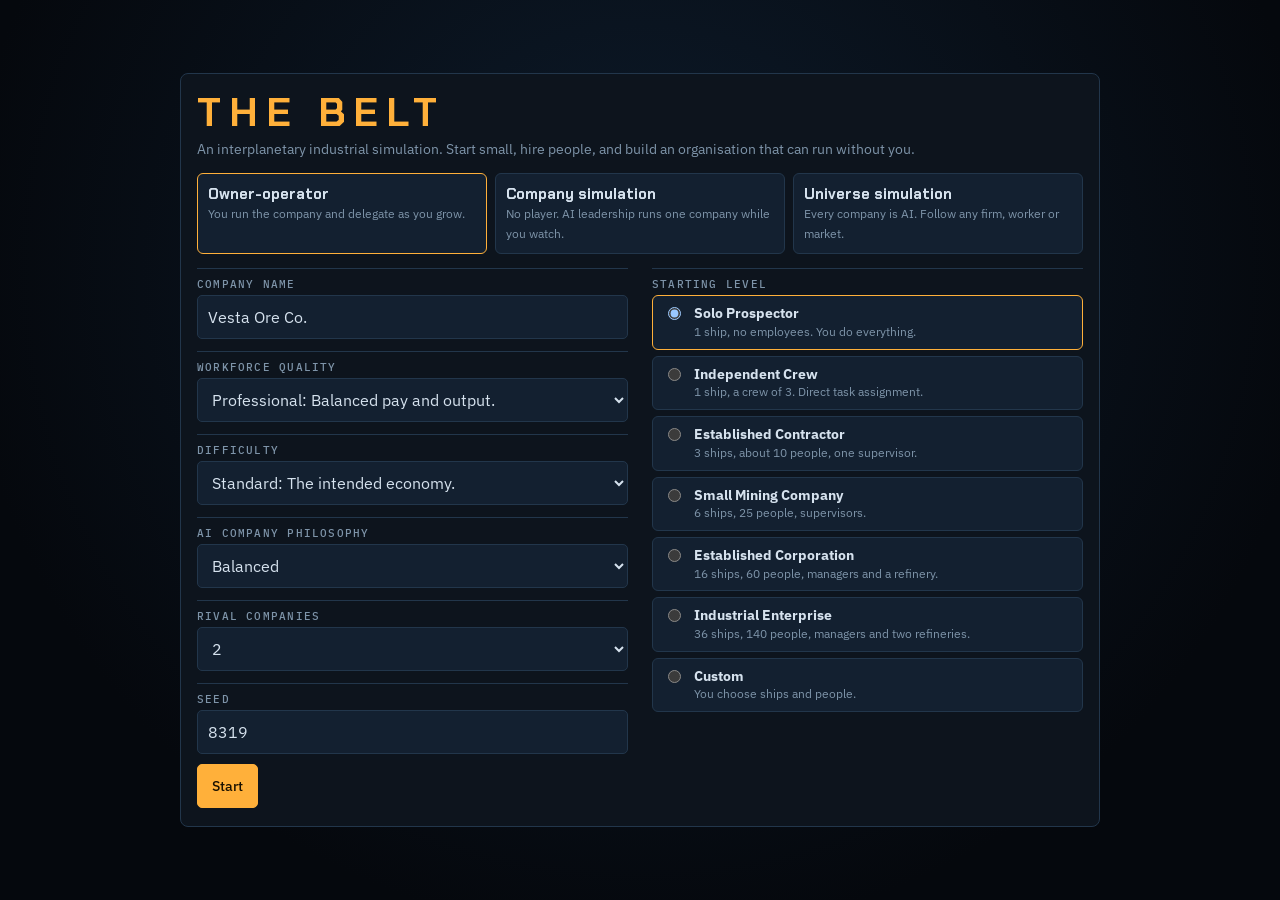
<file: belt/index.html>
<!doctype html>
<html lang="en">
<head>
<meta charset="utf-8">
<meta name="viewport" content="width=device-width, initial-scale=1, viewport-fit=cover, maximum-scale=1">
<meta name="theme-color" content="#070b11">
<title>The Belt</title>
<link rel="preconnect" href="https://fonts.googleapis.com"><link rel="preconnect" href="https://fonts.gstatic.com" crossorigin>
<link rel="stylesheet" href="https://fonts.googleapis.com/css2?family=Chakra+Petch:wght@500;700&family=IBM+Plex+Sans:wght@400;500&family=IBM+Plex+Mono:wght@400;500&display=swap">
<link rel="stylesheet" href="belt.css">
</head>
<body>
<canvas id="view" tabindex="0" aria-label="Solar system view. Drag to orbit, scroll or pinch to zoom, tap an object to select it."></canvas>
<div id="labels"></div>
<header id="top">
  <div class="logo">THE BELT</div>
  <div class="stat" id="stCo">Company<b>—</b></div>
  <div class="stat" id="stCash">Cash<b>—</b></div>
  <div class="stat hide-s" id="stNet">Last 30 days<b>—</b></div>
  <div class="stat hide-s" id="stFleet">Fleet<b>—</b></div>
  <div class="stat date" id="stDate">Date<b>—</b></div>
</header>
<div id="coach" class="panel" hidden></div>
<aside id="insp" class="panel" hidden aria-label="Inspector"></aside>
<div id="feed" class="panel hide-s" aria-live="polite"></div>
<nav id="bar" aria-label="Controls">
  <div class="grp" id="speeds"></div>
  <div class="grp" id="nav"></div>
</nav>
<div id="toast" role="status"></div>
<section id="sheet" hidden></section>
<section id="modal" hidden></section>
<section id="start" hidden></section>
<script type="module" src="main.js"></script>
</body>
</html>
</file>
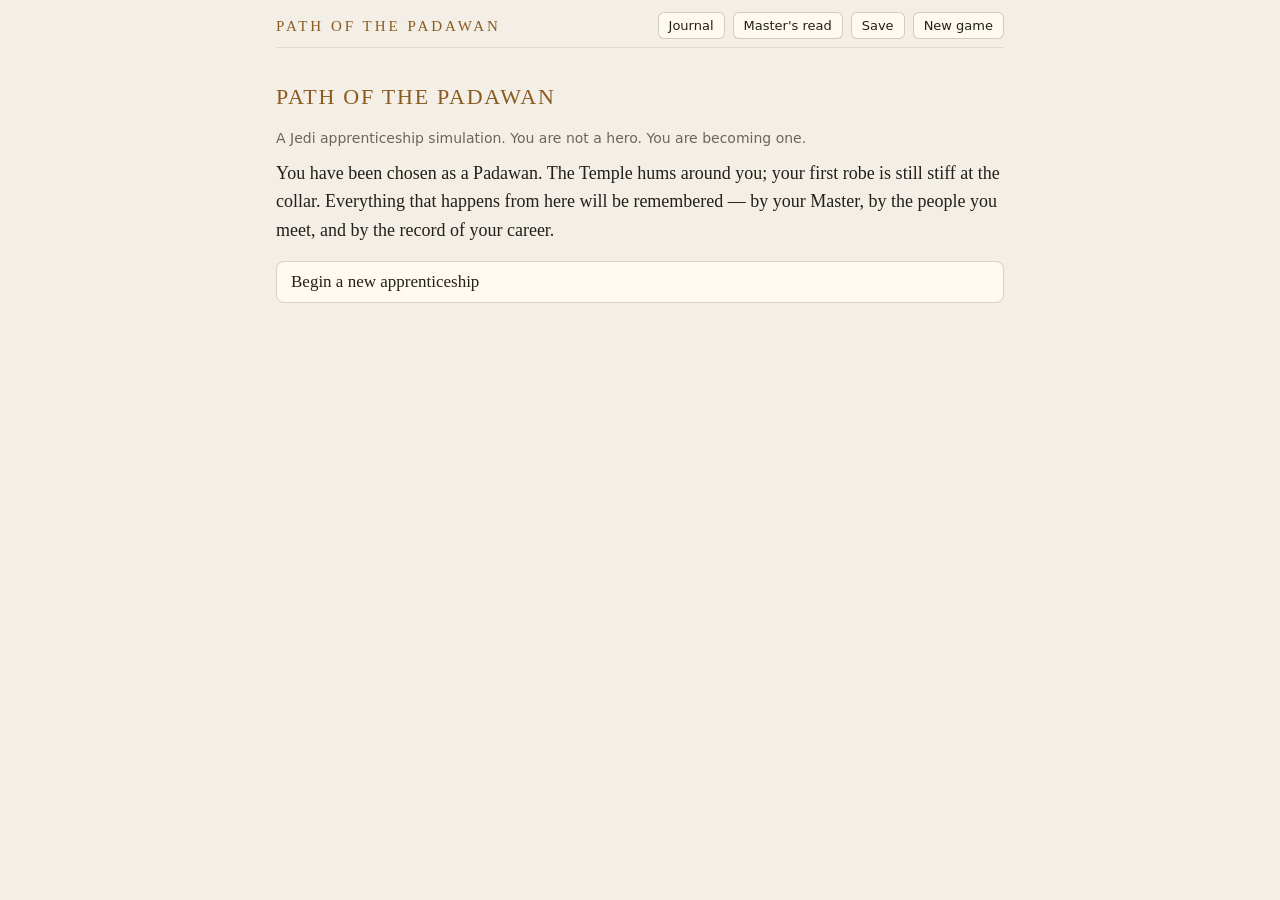
<file: padawan/index.html>
<!doctype html>
<html lang="en">
<head>
<meta charset="utf-8">
<meta name="viewport" content="width=device-width,initial-scale=1">
<title>Path of the Padawan</title>
<style>
:root{--bg:#0d1017;--panel:#151a24;--ink:#e6e2d6;--dim:#8d97a8;--acc:#7fc8ff;--gold:#d8b98a;--red:#d67a7a;--grn:#7fd0a0;--vio:#a99cf0}
@media (prefers-color-scheme:light){:root{--bg:#f3efe6;--panel:#fffaf0;--ink:#231f1a;--dim:#6b665c;--acc:#0b6aa8;--gold:#8a5a1f;--red:#a63b3b;--grn:#2e7d5b;--vio:#5a4aa8}}
*{box-sizing:border-box}
body{margin:0;background:var(--bg);color:var(--ink);font:18px/1.6 Georgia,'Times New Roman',serif}
#wrap{max-width:760px;margin:0 auto;padding:0 16px 40px}
header{position:sticky;top:0;background:var(--bg);padding:12px 0 8px;border-bottom:1px solid #8883;z-index:5;display:flex;flex-wrap:wrap;gap:8px;align-items:center}
header h1{font-size:15px;letter-spacing:.2em;margin:0 auto 0 0;font-weight:normal;color:var(--gold)}
header button{font:13px system-ui,sans-serif;background:var(--panel);color:var(--ink);border:1px solid #8886;border-radius:6px;padding:5px 10px;cursor:pointer}
#status{font:13px system-ui,sans-serif;color:var(--dim);padding:8px 0}
#log p{margin:.7em 0;animation:f .35s ease}
@keyframes f{from{opacity:0;transform:translateY(4px)}to{opacity:1}}
.narr{color:var(--ink)}.echo{color:var(--dim);font-style:italic}.sys{color:var(--dim);font:14px system-ui,sans-serif}
.master{color:var(--gold)}.force{color:var(--acc);font-style:italic}.dark{color:var(--red);font-style:italic}
.head{font-size:22px;letter-spacing:.08em;color:var(--gold);margin-top:1.4em}
#choices{display:flex;flex-direction:column;gap:8px;margin:16px 0}
#choices button{font:17px Georgia,serif;text-align:left;background:var(--panel);color:var(--ink);border:1px solid #8885;border-radius:8px;padding:10px 14px;cursor:pointer}
#choices button:hover,#choices button:focus{border-color:var(--acc);outline:none}
#choices input{font:17px Georgia,serif;padding:10px;border-radius:8px;border:1px solid #8886;background:var(--panel);color:var(--ink)}
#ov{position:fixed;inset:0;background:#000a;display:none;align-items:flex-start;justify-content:center;overflow:auto;z-index:9;padding:20px 12px}
#ov .card{background:var(--panel);max-width:640px;width:100%;border-radius:10px;padding:18px 22px;border:1px solid #8886}
#ov h2{margin:.2em 0;color:var(--gold);font-size:19px;letter-spacing:.1em}
#ov h3{font:13px system-ui,sans-serif;letter-spacing:.12em;color:var(--dim);margin:1.2em 0 .3em}
.tag{display:inline-block;font:11px system-ui,sans-serif;padding:1px 7px;border-radius:4px;color:#fff;margin-right:6px}
.FACT{background:#2e7d5b}.CLAIM{background:#a27a2b}.IMPRESSION{background:#5a4aa8}.CONTRA{background:#8a3a3a}
#ov button{font:14px system-ui,sans-serif;margin-top:14px;padding:6px 14px;border-radius:6px;border:1px solid #8886;background:var(--bg);color:var(--ink);cursor:pointer}
.small{font:14px system-ui,sans-serif;color:var(--dim)}
</style>
</head>
<body>
<div id="wrap">
<header><h1>PATH OF THE PADAWAN</h1>
<button id="bJ">Journal</button><button id="bM">Master's read</button><button id="bS">Save</button><button id="bN">New game</button></header>
<div id="status"></div>
<div id="log"></div>
<div id="choices"></div>
</div>
<div id="ov"><div class="card" id="ovc"></div></div>
<script>
'use strict';
/* ---------- helpers ---------- */
const $=id=>document.getElementById(id);
const log=$('log'),ch=$('choices');
let S=null;
const SAVE='padawan_save_v1';
function say(t,c='narr'){const p=document.createElement('p');p.className=c;p.innerHTML=t;log.appendChild(p);window.scrollTo(0,document.body.scrollHeight)}
function head(t){say(t,'head')}
function ask(opts){
  ch.innerHTML='';
  opts.filter(o=>o.if===undefined||o.if).forEach(o=>{
    const b=document.createElement('button');b.innerHTML=o.t;
    b.onclick=()=>{ch.innerHTML='';say('› '+o.t.replace(/<[^>]+>/g,''),'echo');o.f()};
    ch.appendChild(b)});
  window.scrollTo(0,document.body.scrollHeight);
}
const clamp=(v,a,b)=>Math.max(a,Math.min(b,v));
const rnd=a=>a[Math.floor(Math.random()*a.length)];

/* ---------- content ---------- */
const MASTERS={
 vor:{name:'Talen Vor',title:'Traditionalist',blurb:'Discipline, emotional control, doctrine. Diplomacy before violence. Structured, formal, exacting.',
  w:{restraint:2,patient:1,obey:1,hasty:-2,shortcut:-4,coerce:-2,violent:-2,honest:1,secret:-2,reckless:-2,compassion:0,evidence:1,decisive:0,hesitate:0,stubborn:-1,selfcorrect:1},
  pos:["That is the discipline I hoped to see.","Good. The Code exists for moments like this.","Restraint is a skill, and you practiced it."],
  neg:["That was not discipline.","I am troubled by that.","We will speak of this in meditation."],close:"Reflect on it. The Temple will still be here."},
 kara:{name:'Kara Senn',title:'Compassionate',blurb:'People before doctrine. Attachment is not automatically weakness. Field conversation and de-escalation.',
  w:{compassion:3,restraint:1,violent:-2,coerce:-3,shortcut:-3,honest:2,secret:-1,hasty:-1,patient:1,evidence:0,decisive:0,hesitate:-0.5,reckless:-1,obey:0,stubborn:-1,selfcorrect:1},
  pos:["I was proud of you there.","That felt like the person I hope you are becoming.","You saw them. That matters more than you know."],
  neg:["I'm not angry. I'm worried.","That hurt someone, and you know it.","I wish you'd come to me first."],close:"Talk to me when you're ready. I'm not going anywhere."},
 doran:{name:'Doran Kel',title:'Warrior',blurb:'Preparation and decisive protection. Hesitation costs lives. Drills, conditioning, fast decisions.',
  w:{decisive:3,violent:0,restraint:0.5,hesitate:-3,reckless:-1,coerce:0,shortcut:-2,honest:1,secret:-1,hasty:0,patient:0.5,evidence:0.5,compassion:0.5,obey:0.5,stubborn:0,selfcorrect:1},
  pos:["Good. Clean and committed.","That is how you protect people.","You didn't flinch. Remember that feeling."],
  neg:["You hesitated. People pay for that.","Sloppy. We drill this tomorrow.","Wrong call. Learn from it fast."],close:"Sleep. We train at dawn."},
 venn:{name:'Ilya Venn',title:'Investigator',blurb:'Truth as a weapon. Observation over aggression. Evidence discipline and hypothesis testing.',
  w:{evidence:3,honest:2,secret:-2,hasty:-2,patient:1.5,shortcut:-2,coerce:-1.5,violent:-1,restraint:1,decisive:0.5,hesitate:0,compassion:1,reckless:-1,obey:0,stubborn:-2,selfcorrect:2},
  pos:["Precisely what I would have wanted to see.","Good. Notice how much easier it is when you let the facts speak.","You reasoned, you didn't assume. Well done."],
  neg:["You concluded before you knew.","That is a shortcut, and shortcuts leave gaps.","A fact is not a feeling. Keep them apart."],close:"Write it down while it is fresh."}
};
const PHR={
 honest:"you told the truth even when it cost you",secret:"you kept things from me",violent:"you ended a fight rather than a conflict",
 restraint:"you held back when you could have struck",compassion:"you looked after the people this case was hurting",
 hasty:"you rushed when the evidence was thin",patient:"you gathered facts before you spoke",evidence:"you let the evidence lead you",
 coerce:"you bent a mind that could have been asked",shortcut:"you reached for something the Temple never taught you",
 decisive:"you committed when the moment came",hesitate:"you hesitated when it mattered",reckless:"you took a risk that was not yours alone",
 obey:"you followed my lead",stubborn:"you held to a conclusion after the facts turned",selfcorrect:"you changed your mind when the facts changed"};
const REL_FX={ // tag -> [trust,respect,affection,indep,concern]
 honest:[1,0,0,0,0],secret:[-2,0,0,0,0.5],reckless:[-1,-1,0,-1,1],obey:[.5,0,0,.3,0],evidence:[0,1,0,.5,0],decisive:[0,1,0,.5,0],
 hesitate:[0,-.5,0,-.3,0],hasty:[0,-1,0,-.5,.5],patient:[0,.5,0,.3,0],compassion:[0,0,1,0,0],restraint:[0,0,.3,.3,-.5],
 violent:[0,0,-.3,0,.5],coerce:[-.5,0,0,0,1],shortcut:[-1,0,0,-.5,2],stubborn:[0,-.5,0,-.3,.3],selfcorrect:[.5,1,0,.5,-.3]};
const SKILLS={saber:'Lightsaber',push:'Force push / pull',sense:'Force perception',talk:'Persuasion & empathy',invest:'Investigation',composure:'Composure'};
const RANKS=['Unfamiliar','Novice','Practiced','Skilled','Advanced','Masterful'];
const rank=k=>RANKS[clamp(Math.floor(S.sk[k]),0,5)];

/* ---------- state ---------- */
function fresh(){return{scene:'title',name:'Padawan',master:null,cautious:true,affinity:'balanced',
 emo:{fear:0,anger:0,confidence:1,compassion:1},
 sk:{saber:.5,push:.5,sense:.5,talk:.5,invest:.5,composure:.5},ins:{},ctx:{},
 rel:{trust:1,respect:0,affection:0,indep:1,agree:0,concern:0},
 world:{unrest:1,syndicate:1,corruption:2,clinic:0},mem:[],ev:{},hyp:null,time:5,visited:{},flags:{},chron:[],day:121,train:2,wounded:false,mission:0}}
function gain(k,ctx,amt=.5){const n=S.ctx[ctx]||0;S.ctx[ctx]=n+1;S.sk[k]+=amt/(1+n)}
function chron(t){S.chron.push(t)}
function emo(k,d){S.emo[k]=clamp(S.emo[k]+d,0,3)}
function hi(k){return S.emo[k]>=2}
function M(){return MASTERS[S.master]}
function mline(t){say(`<b>${M().name}:</b> “${t}”`,'master')}
/* record an event into Master memory + relationship model */
function rec(tag,note,o={}){
  const witnessed=o.witnessed!==false;
  S.mem.push({tag,note,w:witnessed?1:0,day:S.day,priv:!witnessed});
  if(witnessed)applyTag(tag,1);
  if(witnessed&&o.react!==false){const v=M().w[tag]||0;
    if(Math.abs(v)>=2){say(`<i>${M().name} says nothing for a moment${v>0?', a small nod':', jaw tightening'}.</i>`,'master')}}
}
function applyTag(tag,k){
  const f=REL_FX[tag]||[0,0,0,0,0],r=S.rel;
  r.trust+=f[0]*k;r.respect+=f[1]*k;r.affection+=f[2]*k;r.indep+=f[3]*k;r.concern+=f[4]*k;
  r.agree+=(M().w[tag]||0)*.5*k;
  r.trust=clamp(r.trust,-3,4);r.respect=clamp(r.respect,-3,4);r.affection=clamp(r.affection,-3,4);
  r.indep=clamp(r.indep,0,5);r.concern=clamp(r.concern,0,4);r.agree=clamp(r.agree,-4,4)}
function relState(){const r=S.rel;
  if(r.trust>=2&&r.agree<=-1)return'a respected dissenter';
  if(r.affection>=2&&r.concern>=2)return'protective tension';
  if(r.respect>=2&&r.trust<=0)return'capable but secretive';
  if(r.agree>=2&&r.indep<1.5)return'obedient but untested';
  if(r.trust>=2&&r.respect>=2)return'a trusted partnership';
  if(r.concern>=3)return'a Master who is quietly worried about you';
  return'an apprenticeship still taking shape'}
const BANDS=['Protective','Guided','Delegated','Parallel','Trusted','Near peer'];
const band=()=>Math.floor(clamp(S.rel.indep,0,5));
function persist(){try{localStorage.setItem(SAVE,JSON.stringify(S))}catch(e){}}
function status(){if(!S||!S.master){$('status').textContent='';return}
  $('status').textContent=`Year ${1+Math.floor((S.day-121)/365)+1} · Day ${S.day} · Master ${M().name} · Independence: ${BANDS[band()]}${S.wounded?' · Wounded':''}`}

/* ---------- overlays ---------- */
function overlay(html){$('ovc').innerHTML=html+'<br><button onclick="closeOv()">Close</button>';$('ov').style.display='flex'}
window.closeOv=()=>{$('ov').style.display='none'};
$('bJ').onclick=()=>{if(!S||!S.master)return;
  const evs=Object.entries(S.ev);let h='<h2>CASE JOURNAL</h2><h3>EVIDENCE</h3>';
  h+=evs.length?evs.map(([id,e])=>`<p><span class="tag ${e.type}">${e.type}</span>${e.text}</p>`).join(''):'<p class="small">Nothing yet.</p>';
  const cons=[['C1','F1','The guard’s “pirates” story does not fit the dock scans.'],['C3','F4','The director’s sabotage claim is undercut by the ledger copy.'],['C2','F5','The governor’s “competent port” claim does not fit the clinic shortages.']].filter(c=>S.ev[c[0]]&&S.ev[c[1]]);
  if(cons.length)h+='<h3>CONTRADICTIONS</h3>'+cons.map(c=>`<p><span class="tag CONTRA">CONTRADICTS</span>${c[2]}</p>`).join('');
  h+='<h3>WORKING HYPOTHESIS</h3><p>'+(S.hyp?`<i>${S.hyp}</i>`:'<span class="small">None stated.</span>')+'</p>';
  h+='<p class="small">Only what you know is shown, never what is objectively true.</p>';overlay(h)};
$('bM').onclick=()=>{if(!S||!S.master)return;
  const m=M();let h=`<h2>${m.name.toUpperCase()}</h2><p class="small">${m.title}. ${m.blurb}</p><h3>SKILLS (${S.name})</h3>`;
  h+=Object.keys(SKILLS).map(k=>`<p>${SKILLS[k]}: <b>${rank(k)}</b>${S.ins[k]?' <span class="small">· insight</span>':''}</p>`).join('');
  h+=`<h3>THE RELATIONSHIP</h3><p>You and ${m.name.split(' ')[0]} are: <b>${relState()}</b>.</p>`;
  const top=topTags(3);
  h+='<h3>WHAT YOUR MASTER HAS NOTICED</h3>'+(top.length?top.map(t=>`<p>· ${PHR[t.tag]}</p>`).join(''):'<p class="small">Not much yet.</p>');
  h+='<h3>YOUR MOOD</h3><p>'+moodText()+'</p>';
  h+=`<p class="small"><a href="#" onclick="dbg();return false">Show hidden values (debug)</a></p>`;overlay(h)};
window.dbg=()=>{const r=S.rel;overlay('<h2>HIDDEN STATE</h2><pre>'+Object.entries(r).map(([k,v])=>k.padEnd(10)+v.toFixed(2)).join('\n')+'\n\n'+Object.entries(S.emo).map(([k,v])=>k.padEnd(10)+v).join('\n')+'\n\nmemories: '+S.mem.length+'</pre>')};
$('bS').onclick=()=>{persist();say('Game saved.','sys')};
$('bN').onclick=()=>{if(confirm('Start a new game? Your current save will be overwritten on next save.')){log.innerHTML='';ch.innerHTML='';S=fresh();status();title()}};
function moodText(){const e=S.emo,p=[];
  if(e.fear>=2)p.push('Fear sits in your chest.');if(e.anger>=2)p.push('Anger runs hot under your calm.');
  if(e.confidence>=2)p.push('You feel sure of yourself.');if(e.compassion>=2)p.push('You are keenly aware of the people around you.');
  return p.length?p.join(' '):'Steady.'}
function topTags(n){const sc={};S.mem.filter(m=>m.w).forEach(m=>{sc[m.tag]=(sc[m.tag]||0)+Math.abs(M().w[m.tag]||.2)});
  return Object.entries(sc).sort((a,b)=>b[1]-a[1]).slice(0,n).map(([tag])=>({tag}))}

/* ---------- title / creation ---------- */
function title(){
  head('PATH OF THE PADAWAN');
  say('A Jedi apprenticeship simulation. You are not a hero. You are becoming one.','sys');
  say('You have been chosen as a Padawan. The Temple hums around you; your first robe is still stiff at the collar. Everything that happens from here will be remembered — by your Master, by the people you meet, and by the record of your career.');
  let saved=null;try{saved=JSON.parse(localStorage.getItem(SAVE))}catch(e){}
  ask([{t:'Begin a new apprenticeship',f:create},{t:'Continue saved game',if:!!saved&&saved.scene==='hub',f:()=>{S=saved;status();say('Save loaded.','sys');hub()}}]);
}
function create(){
  say('What is your name?');
  ch.innerHTML='<input id="nm" placeholder="Your Padawan name" maxlength="20"><button id="go">Continue</button>';
  const go=()=>{const v=($('nm').value||'').trim();S.name=v||'Kesh';ch.innerHTML='';say('› '+S.name,'echo');temper()};
  $('go').onclick=go;$('nm').addEventListener('keydown',e=>{if(e.key==='Enter')go()});$('nm').focus()}
function temper(){
  say('Before the selection, an archivist asks how you handle the unknown.');
  ask([{t:'Carefully. I look before I move.',f:()=>{S.cautious=true;affin()}},{t:'Quickly. Hesitation is its own risk.',f:()=>{S.cautious=false;affin()}}])}
function affin(){
  say('The Temple healers note the shape of your connection to the Force.');
  const set=(a,k)=>()=>{S.affinity=a;if(k)S.sk[k]+=.7;pickMaster()};
  ask([{t:'Perception. I notice things before I understand them.',f:set('perception','sense')},
   {t:'Telekinesis. Objects seem to listen.',f:set('telekinesis','push')},
   {t:'Mental influence. People’s moods are loud to me.',f:set('mental','talk')},
   {t:'Balanced. Nothing stands out yet.',f:set('balanced')}])}
function pickMaster(){
  head('The Council offers you a Master');
  say('You may choose. Choose a Master whose philosophy fits you — or one who will challenge you. Disagreement is also how a Padawan grows.','sys');
  ask(Object.entries(MASTERS).map(([k,m])=>({t:`<b>${m.name}</b> — ${m.title}<br><span class="small">${m.blurb}</span>`,f:()=>{S.master=k;status();meet()}})))}
function meet(){
  const m=M();head('Your Master');
  const intro={vor:`${m.name} stands perfectly still in the archive gallery. “We begin with the Code. Nothing else will hold when you are afraid.”`,
   kara:`${m.name} is sitting on the edge of a fountain, feeding crumbs to a bird. “Hello, ${S.name}. Don’t stand so stiffly. I don’t bite — I listen.”`,
   doran:`${m.name} tosses you a training saber without looking. “Catch. Don’t think. You’ll learn faster from the floor than the scrolls.”`,
   venn:`${m.name} is cross-legged among holo-charts, three of which are wrong. “Sit. Look at that map. Tell me what’s missing. Take your time.”`};
  say(intro[S.master]);
  chron(`Year 2, Day ${S.day}: ${S.name} was accepted as a Padawan of Master ${m.name}.`);
  ask([{t:'Continue',f:()=>{S.scene='hub';temple()}}])}

/* ---------- Temple training ---------- */
function temple(){
  S.scene='temple';persist();
  head('A Morning at the Temple');
  say(`${M().name} has given you the morning. “Two blocks before the briefing. Choose what you think you need.” The Council mission is at noon.`);
  trainMenu()}
function trainMenu(){
  if(S.train<=0){return briefing()}
  say(`<span class="sys">${S.train} training block${S.train>1?'s':''} remaining.</span>`);
  ask([
   {t:'Sparring drills with Ren Talli, a fellow Padawan',f:spar},
   {t:'Force push control lesson',f:pushLesson},
   {t:'Meditation in the Room of a Thousand Fountains',f:meditate},
   {t:'Archive study: evidence and testimony',f:archive}])}
function used(k){S.train--;const n=S.ctx[k]||0;if(n>=1)say('You have done this already this morning. It gives you less than before.','sys')}
function spar(){used('spar');gain('saber','spar',.5);
  say('Ren Talli grins over her training blade. You trade cuts until your arms burn. She hits you twice for every time you get through, but you notice what she does with her feet.');
  if(S.master==='doran')mline('Good. You bled a little. Now you know where the line is.');
  chron('Sparred often with fellow Padawan Ren Talli.');S.flags.ren=(S.flags.ren||0)+1;emo('confidence',.5);trainMenu()}
function meditate(){used('med');gain('composure','med',.6);S.emo.anger=Math.max(0,S.emo.anger-1);S.emo.fear=Math.max(0,S.emo.fear-1);
  say('The fountains draw your attention outward, then back in. Your breath slows. You notice that the tightness in your chest has a shape, and that it is yours.');trainMenu()}
function archive(){used('arc');gain('invest','arc',.6);
  say('The archivist teaches you the difference between a <b>fact</b> (you can verify it), a <b>claim</b> (someone says it), and an <b>impression</b> (something you felt). “Never let one wear another’s clothes,” she says.');
  if(S.master==='venn')mline('She’s right. Keep the categories in your journal. You will need them.');trainMenu()}
function pushLesson(){
  used('push');
  say('A training sphere sits on a low pedestal. The goal: push it gently into a ring three paces away. You reach out.');
  const pushLevel=S.sk.push;
  if(!S.ins.push&&pushLevel<2){
    say('The sphere shoots off the pedestal, cracks against the far wall, and rolls to a stop. You winced before it hit.');
    ask([{t:'Try again immediately',f:()=>{gain('push','pushtry',.3);say('Closer, but the sphere still overshoots. You are pushing harder every time you feel frustrated.');emo('anger',1);trainMenu()}},
     {t:`Ask ${M().name.split(' ')[0]} why it keeps overshooting`,f:()=>{
       mline(({vor:'You are forcing the result. Let the Force do less, and you do less. Feel where your intent ends.',kara:'You’re gripping. Breathe. The Force isn’t a fist — it’s a hand you can open.',doran:'You’re committing too early and too hard. Don’t throw the ball; aim the throw, then release.',venn:'Observe your own error. Where does the push begin — in your arm, or in your mind? Control begins with noticing.'})[S.master]);
       S.ins.push=true;S.sk.push+=.6;say('The lesson sinks in. On your next attempt the sphere rolls into the ring with a soft click.');rec('patient','Asked for instruction after a failed push.');chron('Learned Force push control after failing, then asking for instruction.');trainMenu()}}]);
  }else{gain('push','pushtry',.4);say('The sphere floats, hesitates, and drops into the ring. Clean.');trainMenu()}}

/* ---------- briefing ---------- */
function briefing(){
  head('The Council Briefing');
  say('The Council chamber is quieter than you expected. A holo of a mining moon turns slowly: <b>Kessel-9</b>. Relief shipments — medicine, mostly — have been failing to arrive for three months.');
  say('“Pirates,” says a Councillor. “We suspect pirates intercepting the relief convoys.” The moon’s governor has asked for an escort and says the port authority is competent.');
  say(`${M().name} says little. Later, in the ship’s corridor: “I suspect someone inside the port. But I have no proof. Don’t take my suspicion for a fact.”`,'master');
  S.ev.C0={type:'CLAIM',text:'Council: pirates are intercepting relief shipments.'};
  S.ev.C2={type:'CLAIM',text:'Governor: the port authority is competent; send escorts.'};
  ask([{t:'Board the ship for Kessel-9',f:()=>{S.day+=4;S.scene='hub';land()}}])}
function land(){
  head('Kessel-9');
  say('Red dust, grey sky, the smell of ore-processing on the wind. You land at Port Authority Bay 9 as dusk begins to gather. There are perhaps five hours before the curfew locks down the docks.');
  if(band()<=1)say(`${M().name} steps out beside you. “Stay near. Tell me what you want to do — I’ll watch.”`,'master');
  persist();hub()}

/* ---------- investigation hub ---------- */
function hub(){
  S.scene='hub';persist();status();
  if(S.time<=0)return conclude();
  say(`<span class="sys">Time before curfew: ${S.time} hour${S.time>1?'s':''}. Open the Journal to review what you know.</span>`);
  if(S.time===2&&!S.flags.asked){S.flags.asked=1;return masterAsks()}
  const v=S.visited;
  ask([
   {t:'Read the dock office logs',if:!v.logs,f:logs},
   {t:'Question Guard Pell, who reported the “pirate attack”',if:!v.guard,f:guard},
   {t:'Examine the empty crate at Dock 9',if:!v.crate,f:crate},
   {t:'Visit the miners’ clinic',if:!v.clinic,f:clinic},
   {t:'Go to the union hall to find the organizer, Tessa Rin',if:!v.hall&&!!v.clinic,f:hall},
   {t:'Meet the governor’s aide',if:!v.gov,f:gov},
   {t:'Enough. Make your conclusion.',if:S.time<5,f:conclude}])}
function spend(k){S.visited[k]=1;S.time--}
function masterAsks(){
  say(`${M().name} draws you aside. “Three hours left. What do you think is happening here? Say it plainly, even if you are unsure.”`,'master');
  const set=(h,tag,txt)=>()=>{S.hyp=h;if(tag)rec(tag,txt);say('You commit your reading to the journal.','sys');hub()};
  ask([{t:'Pirates are hitting the convoys.',f:set('Pirates are intercepting the shipments.')},
   {t:'Someone inside the port is diverting shipments.',f:set('Someone inside the port is diverting shipments.')},
   {t:'The union organizer, Tessa Rin, is sabotaging the docks.',if:!!S.visited.clinic,f:set('Tessa Rin is behind the sabotage.')},
   {t:'I don’t know enough yet.',f:set(null,Object.keys(S.ev).length>=4?'honest':'patient','Admitted uncertainty when asked.')}])}

function logs(){spend('logs');
  say('The dock office clerk yawns as you read the shipment logs. Two things stand out.');
  const q=S.sk.invest;
  S.ev.F1={type:'FACT',text:'Manifest 41 lists six medical crates; dock scans show only four loaded.'};
  say('<b>Manifest 41 lists six medical crates. The scanner logged four.</b> Someone signed off on a shipment that was never fully loaded.');
  if(q>=1||S.master==='venn'||S.ins.invest){
    S.ev.F2={type:'FACT',text:'Every amended manifest was signed by Port Logistics Director Halvek Orn.'};
    say('And the amendments — every last correction — carry the same signature: <b>Halvek Orn, Port Logistics Director</b>.')}
  else say('There are many amendment stamps. You are not sure what pattern, if any, they make.');
  gain('invest','logs',.6);rec('evidence','Read the dock logs closely.');trace();hub()}
function trace(){}

function guard(){spend('guard');
  say('Guard Pell is a thin man with bloodshot eyes. He keeps looking at the door behind you. “Pirates,” he says. “Came out of the ore-dust. We had no chance.”');
  S.ev.C1={type:'CLAIM',text:'Guard Pell: pirates ambushed the convoy.'};
  say(`${M().name} watches from the doorway, arms folded, not intervening.`);
  const has=!!S.ev.F1;
  ask([
   {t:'Show him the manifest discrepancy and ask him to explain it',if:has,f:()=>{
     say('Pell’s face goes grey. “I — I was told not to scan the last two. That’s all. Just told.” He won’t say by whom. A man in a grey coat, he whispers.');
     S.ev.T1={type:'CLAIM',text:'Pell: he was told not to scan two crates, by a man in a grey coat.'};gain('talk','guard',.5);rec('evidence','Confronted guard with the manifest.');rec('patient','Used evidence rather than pressure.');hub()}},
   {t:'Ask what frightens him, and promise to keep him safe',f:()=>{
     say('“They know where my daughter goes to school,” he says at last. “Men in grey coats. They said pirates would be the story.”');
     S.ev.T1={type:'CLAIM',text:'Pell: men in grey coats threatened his family and told him to say “pirates.”'};
     emo('compassion',1);gain('talk','guard',.6);rec('compassion','Listened to a frightened guard.');rec('honest','Promised only what could be kept.');hub()}},
   {t:'Lean on him: “Stop lying, or I’ll have you arrested.”',f:()=>{
     say('Pell shuts down. “I want a lawyer.” Nothing more. He glances at you like an animal watching a door close.');
     emo('anger',1);emo('confidence',0);gain('talk','guard',.1);rec('hasty','Pressed a frightened witness without evidence.');
     if(hi('anger'))say('Your pulse is loud. Something in you would love for him to simply <i>say it</i>.','dark');hub()}},
   {t:'<span style="color:var(--acc)">Reach into his mind and pull the truth out</span>',if:S.affinity==='mental'||hi('anger')||S.sk.talk>=1,f:()=>{
     say('The Force closes around Pell’s thoughts like water. “Grey coats,” he mumbles. “Halvek’s office. Not pirates.” His nose bleeds.','force');
     S.ev.T1={type:'CLAIM',text:'Pell (under Force influence): Halvek’s people told him to blame pirates.'};
     gain('talk','guard',.2);S.emo.anger=Math.max(0,S.emo.anger-1);rec('coerce','Used mind influence on a frightened guard.');
     emo('confidence',1);hub()}}
  ]);}

function crate(){spend('crate');
  say('Dock 9 is quiet. One crate lies open on the rust-coloured concrete, stencilled MEDICAL — FRAGILE. Its lid is split. It is empty.');
  ask([{t:'Search it the ordinary way first',f:()=>{say('Pry marks, a hasty tape job, and a smear of grease. A worker’s boot print, or a guard’s.');S.ev.F3={type:'FACT',text:'The crate lid was pried and re-taped by hand, not by pirates’ tools.'};gain('invest','crate',.4);rec('patient','Examined the crate physically first.');psy()}},
   {t:'Reach for it with the Force immediately',f:()=>{psy()}}])}
function psy(){
  const good=S.sk.sense+S.sk.composure*.5-S.emo.fear;
  say('You lay a hand on the split lid and let the Force move through it. The world narrows to a rhythm: hurried breathing, cold sweat, the taste of metal.','force');
  if(hi('fear')||good<1){
    say('A figure with a blaster looms out of the dust. Shouting. Your heart hammers — and you can’t tell whether that is <i>your</i> fear or the fear in the crate.','force');
    S.ev.I1={type:'IMPRESSION',text:'Distorted vision: an armed figure in the dust. (Possibly fear rather than memory.)'};
    say('The vision fades. You are left uneasy, unsure how much of it is real.');emo('fear',1)}
  else{
    say('A man with a ledger, hands shaking. Fear — then guilt, then a fear of being caught. Grey fabric at the edge of the frame. Not a blaster: a datapad.','force');
    S.ev.I1={type:'IMPRESSION',text:'A man with a ledger felt fear and guilt at this crate; grey coat. (Impression, not proof.)'};
    say('The image is honest but partial. It doesn’t show a face.')}
  gain('sense','crate',.6);
  if(S.master==='venn'||S.master==='kara')mline(S.master==='venn'?'What did you feel, and what did you see? Those are different things.':'That was a heavy one. Are you all right?');
  rec('patient','Used psychometry carefully.',{react:false});hub()}

function clinic(){spend('clinic');
  say('The miners’ clinic is crowded. A weary nurse shows you the empty medicine cabinet. “Insulin, antibiotics — gone for three months. Children first. People are dying who shouldn’t.”');
  S.ev.F5={type:'FACT',text:'The clinic has had no shipments of key medicines for three months.'};
  emo('compassion',1);emo('anger',1);
  say('She mentions Tessa Rin, a union organizer who has been warning them: “She said the docks were being robbed. Now the port says <i>she</i> did the sabotage. She hasn’t been seen since.”');
  S.ev.C3={type:'CLAIM',text:'Port authority: union organizer Tessa Rin sabotaged the docks.'};
  ask([{t:'Spend a few minutes helping carry the wounded to cots',f:()=>{say('It costs you time, but people look at you differently afterward.');rec('compassion','Stopped to help at the clinic.');S.flags.helped=1;S.time--;hub()}},{t:'Thank her and go',f:hub}])}

function hall(){spend('hall');
  say('The union hall is dark. Boxes of leaflets, a cold stove. You feel a life-signature hiding in the storeroom.');
  say(`${M().name} stays outside on the steps: “Your judgment. I’ll be here.”`,'master');
  say('A woman in her thirties steps out holding a lead pipe with both hands. <b>Tessa Rin.</b> “The Jedi. Come to take me in?”');
  ask([
   {t:'“I’m not here to arrest you. I’m here to find out what happened.”',f:()=>{
     say('She lowers the pipe slowly. After a long minute: “Halvek Orn falsified the manifests. I copied the real ledger before they framed me.” She hands you a datacard.');
     S.ev.F4={type:'FACT',text:'A ledger copy from Tessa Rin shows the true shipment counts and Halvek’s diversions.'};
     S.flags.tessaSafe=1;emo('compassion',1);gain('talk','hall',.7);rec('honest','Was honest with Tessa Rin.',{witnessed:false});rec('compassion','Won Tessa’s trust without force.',{witnessed:false});hub()}},
   {t:'“Put it down. You’re coming with me.”',f:()=>{
     say('She throws the pipe and bolts through the back. The storeroom door slams. By the time you reach the alley, she’s gone — along with any chance of a copy of that ledger.');
     emo('anger',1);S.flags.tessaGone=1;rec('hasty','Frightened away the key witness.',{witnessed:false});hub()}},
   {t:'<span style="color:var(--acc)">Freeze her mind so she can’t run, then take the datacard</span>',if:S.sk.push>=.8||hi('anger'),f:()=>{
     say('Her limbs go slack mid-step. You take the datacard from her fingers; her eyes follow you with pure hatred. It works. That’s what unsettles you most.','dark');
     S.ev.F4={type:'FACT',text:'Ledger copy (taken by force): true shipment counts and Halvek’s diversions.'};
     S.flags.tessaHurt=1;emo('anger',-1);rec('shortcut','Froze a frightened woman’s mind and took her evidence.',{witnessed:false});hub()}}
  ])}

function gov(){spend('gov');
  say('The governor’s aide is smooth, uncurious, and very sure. “Pirates. Send the escort, Padawan. The port authority — Director Orn especially — has been nothing but helpful.”');
  say(`${M().name} lets you handle it. His eyes, though, are on the aide’s hands.`,'master');
  ask([{t:'Accept the aide’s explanation. It matches the Council’s view.',f:()=>{S.flags.tookGovLine=1;rec('obey','Deferred to the official line.');hub()}},
   {t:'Note that Halvek Orn’s name keeps appearing, and ask what he does here.',f:()=>{say('The aide’s answer is smoother than the question. He is defending someone, not the port. You write it down.');S.ev.C4={type:'CLAIM',text:'Governor’s aide vouches strongly for Halvek Orn.'};gain('invest','gov',.5);rec('evidence','Noticed the aide protecting Halvek.');hub()}}])}

/* ---------- conclusion ---------- */
function conclude(){
  head('The Port at Night');
  say('The curfew bell tolls across the docks. Floodlights snap on. It is time to say what you believe.');
  const proof=['F1','F2','F4','T1'].filter(k=>S.ev[k]).length;S.flags.proof=proof;
  say(`<span class="sys">You have ${Object.keys(S.ev).length} entries in your journal. Whatever you decide, the story continues.</span>`);
  ask([
   {t:'Confront Director Halvek Orn with what you know',f:()=>confront(proof)},
   {t:'Name Tessa Rin as the saboteur',f:()=>wrong('tessa')},
   {t:'Tell the governor: pirates. Request the escort.',f:()=>wrong('pirates')},
   {t:'Tell the Master you do not have enough to name anyone',f:()=>wrong('unsure')}])}

function confront(proof){
  say('Halvek Orn is a heavy, well-dressed man with a nervous smile and men in grey coats standing at the edge of the light.');
  say('“Padawan. This is highly irregular.”');
  if(proof>=3){
    say('You lay it out: the manifest, the signatures, the copy of the true ledger, a frightened guard. Halvek’s smile falls away piece by piece. One of his men reaches for a vibro-blade — and Halvek waves him back.');
    say('“…I want a lawyer,” he says, hoarsely. He knows he is finished.');
    S.flags.outcome='justice';rec('evidence','Laid out the case cleanly.');rec('decisive','Confronted the director with the case.');
    return aftermath()}
  say('You say what you can. Halvek shrugs. “Rumor. Fabrication.” He glances left, and a man in a grey coat steps forward, vibro-blade drawn.');
  if(proof===2)say('You have enough to plant doubt, but not to convict — and he knows it.','sys');
  else rec('hasty','Confronted the director without enough proof.');
  say('“Brann,” Halvek says softly. “See that the Padawan reconsiders.”');
  ask([{t:'Ignite your lightsaber and face Brann',f:()=>duel()},
   {t:'Try to talk Brann down before he moves',f:()=>{
     const ok=S.sk.talk+S.sk.composure*.5>=1.8&&!hi('anger');
     if(ok){say('You keep your voice level and your blade off. Brann hesitates — long enough for Halvek’s composure to crack, and for your Master to step forward.');rec('restraint','De-escalated an armed enforcer.');rec('decisive','Kept command of a tense moment.');S.flags.outcome=proof>=2?'partial':'wrong';aftermath()}
     else{say('Brann’s eyes go flat. “Sorry, kid.” He attacks.');duel()}}}])}

/* ---------- duel ---------- */
function duel(){
  head('Lightsaber Duel: Brann Kole');
  const st={pg:3,eg:3,round:1};
  say('Your blade’s blue light throws Brann’s shadow across the concrete. This is not a drill. One clean hit from either of you could end it.');
  if(S.master==='doran'||band()<=1)say(`${M().name} is close, hand on his own hilt, ready — but not intervening.`,'master');
  duelRound(st)}
function skillRead(){return S.sk.saber+S.sk.sense+S.sk.composure*.5-S.emo.fear}
function duelRound(st){
  if(st.pg<=0)return downed();
  if(st.eg<=0)return opening();
  if(st.round>6){say('The exchange breaks apart at the sound of sirens. Brann falls back, spits, and vanishes into the dark.');rec('patient','Survived a long duel without ending it.');S.flags.outcome=S.flags.proof>=2?'partial':'wrong';return aftermath()}
  const moves=['high','low','feint'],e=rnd(moves),read=skillRead()>=2.3;
  const tell={high:'His shoulders lift; the blade rises for an overhead cut.',low:'His hip drops and the blade sweeps low.',feint:read?'His blade lifts high — but his eyes flick to your knees. A feint.':'His blade lifts high for an overhead cut.'}[e];
  say(`<span class="sys">Round ${st.round} · Your guard: ${'●'.repeat(st.pg)}${'○'.repeat(3-st.pg)} · His guard: ${'●'.repeat(st.eg)}${'○'.repeat(3-st.eg)}</span>`);
  say(tell);
  if(hi('fear'))say('Your vision tunnels; you catch only the blade, not the man.','sys');
  const acts=[{t:'Parry high',k:'H'},{t:'Parry low',k:'L'},{t:'Sidestep and counter',k:'S'},{t:'Press the attack',k:'P'}];
  const opts=acts.map(a=>({t:a.t,f:()=>resolve(st,e,a.k)}));
  opts.push({t:'Yield the ground and try to talk',f:()=>{say('You lower the blade a hand’s breadth. “There is no need for this.” Brann answers with a cut you barely turn.');st.pg--;st.round++;rec('hesitate','Tried to yield in the middle of a lethal exchange.');duelRound(st)}});
  opts.push({t:'<span style="color:var(--red)">Reach for the Force and simply crush his grip</span>',if:hi('anger'),f:()=>darkStrike(st)});
  ask(opts)}
function resolve(st,e,k){
  const good=(e==='high'&&k==='H')||(e==='low'&&k==='L')||(e==='feint'&&k==='S');
  const dodge=k==='S'&&e!=='feint';
  st.round++;
  if(good){st.eg--;say(rnd(['Steel screams; the parry lands true and Brann’s guard rocks open.','You read it. His attack turns aside and he stumbles.','The counter bites; he backs off, breathing hard.']));gain('saber','duel',.5);if(e==='feint')gain('sense','duel',.3)}
  else if(k==='P'&&S.sk.saber>=1.6){st.eg--;say('You step inside his cut and hit his guard hard. It’s reckless, and it works.');rec('reckless','Pressed inside a lethal cut.',{react:false})}
  else if(dodge){say('You slip aside. Nothing landed; nothing gained.')}
  else{st.pg--;say(rnd(['The blade finds a gap; a line of pain across your forearm.','You commit to the wrong side and he punishes it.','Too slow. His strike glances off your guard and you stagger.']));emo('fear',1);emo('anger',1)}
  duelRound(st)}
function opening(){
  say('Brann’s guard breaks. His blade arm swings wide. There is an opening.');
  const cont=()=>{S.flags.outcome=S.flags.proof>=2?'partial':'wrong';aftermath()};
  ask([{t:'Strike him down',f:()=>{say('Your saber bites through him. He falls without a sound. It is over instantly — that’s the horror of it.');rec('violent','Killed an opponent who was already beaten.');chron('Killed a syndicate enforcer, Brann Kole, in a duel at Port Authority Bay 9.');emo('confidence',1);emo('anger',-1);S.flags.killed=1;cont()}},
   {t:'Disarm him',f:()=>{say('Your blade flicks; the vibro-blade spins away into the dust. Brann drops to his knees, empty-handed and stunned.');rec('restraint','Disarmed a beaten opponent.');rec('decisive','Took the opening cleanly.');gain('saber','duel',.8);chron('Disarmed the enforcer Brann Kole rather than killing him.');S.flags.brannLived=1;cont()}},
   {t:'Push him back with the Force and hold the line',f:()=>{say('A controlled push lifts Brann off his feet and lands him flat. He doesn’t get up quickly.');rec('restraint','Controlled a fight with a measured Force push.');gain('push','duel',.6);S.flags.brannLived=1;cont()}}])}
function darkStrike(st){
  say('It surfaces on its own: a Force technique nobody taught you. You close your fist and Brann’s hand — and his throat — clench in sympathy. He drops the blade, choking, clawing. It ends the fight in a heartbeat. It also feels <i>easy</i>.','dark');
  rec('shortcut','Used an untaught Force grip to end a fight instantly.');
  chron('First used a dark Force technique that nobody had taught them, to win a fight quickly.');
  S.flags.brannLived=1;S.flags.darkUsed=1;S.emo.anger=0;S.emo.confidence=Math.min(3,S.emo.confidence+1);
  S.flags.outcome=S.flags.proof>=2?'partial':'wrong';aftermath()}
function downed(){
  say('A solid hit. The world tilts. You are on one knee, your saber arm numb. Brann raises his blade — and then your Master is there, catching it on a hilt, pushing him back.');
  S.wounded=true;emo('fear',1);rec('hesitate','Was overpowered in a lethal duel.',{react:false});
  say(`${M().name} does not gloat. “Breathe. You are alive. That is the first lesson.”`,'master');
  chron('Was badly wounded in a duel at Port Authority Bay 9 and rescued by their Master.');
  ask([{t:'Get up',f:()=>{S.flags.outcome=S.flags.proof>=2?'partial':'wrong';aftermath()}}])}

/* ---------- alternative conclusions ---------- */
function wrong(kind){
  if(kind==='tessa'){say('You name Tessa Rin. The Port Authority is delighted. She is arrested that night in a tenement stairwell.');S.flags.outcome='wrong';S.flags.accused='tessa';rec('hasty','Accused Tessa Rin without verification.');
    if(S.flags.tessaSafe||S.ev.F4){say('You knew the ledger contradicted this. You accused her anyway.','sys');rec('stubborn','Ignored evidence against his own accusation.')}}
  if(kind==='pirates'){say('You tell the governor: pirates. The escort is dispatched. The shipments continue to fail.');S.flags.outcome='wrong';S.flags.accused='pirates';rec('obey','Endorsed the pirate story.');
    if(S.ev.F1)rec('stubborn','Held to the pirate story despite the manifest.')}
  if(kind==='unsure'){say(`“I don’t have enough yet,” you say. “I’d rather say that than guess wrong.” ${M().name.split(' ')[0]} says nothing for a moment.`);S.flags.outcome='partial';S.flags.accused='none';rec('honest','Refused to name someone on thin evidence.');rec('patient','Chose not to guess.')}
  aftermath()}

/* ---------- aftermath ---------- */
function aftermath(){
  head('Aftermath');
  const o=S.flags.outcome;
  if(S.hyp){const hyp=S.hyp,fin=o==='justice'?'Someone inside the port is diverting shipments.':null;
    if(fin&&hyp!==fin)rec('selfcorrect','Revised the working hypothesis when facts changed.',{react:false});
    else if(!fin&&(hyp.includes('Pirates')||hyp.includes('Tessa'))&&(S.flags.accused==='pirates'||S.flags.accused==='tessa'))rec('stubborn','Held to an early hypothesis to the end.',{react:false})}
  if(o==='justice'){
    say('Halvek Orn is taken into custody. Within days, the relief shipments arrive complete. The clinic lights come back on.');
    if(S.flags.tessaSafe)say('Tessa Rin is cleared and takes the podium at the union hall. She sends you a two-line note. It says: “Thank you for listening.”');
    chron('Solved the Kessel-9 case: exposed Port Director Halvek Orn as the source of diverted medical shipments.');S.flags.clinic=1}
  else if(o==='partial'){
    say('Halvek slips out of the noose for now, but his men are exposed and the Council orders an audit. It’s not victory — but the truth is on the record, and it will not stay quiet.');
    chron('Kessel-9: put Halvek Orn under Council audit but did not secure a conviction.');S.flags.clinic=1}
  else{
    say('You return to the Temple with a conclusion that does not hold. Within a fortnight the reports say the same thing: shipments still failing. The pirates never appear.');
    if(S.flags.accused==='tessa')say('Weeks later you learn Tessa Rin died in detention of an untreated infection. You will remember it.');
    chron('Kessel-9: the case was wrongly resolved; relief shipments kept failing and the true cause remained hidden.')}
  worldUpdate(o);
  if(S.flags.tessaGone)chron('Frightened away Tessa Rin, the key witness, at the union hall.');
  ask([{t:'Return to the Temple',f:debrief}])}

function debrief(){
  head('The Debrief');
  say(`${M().name} sits with you at the edge of the Temple gardens as the day ends.`);
  // private memories: confess or conceal
  const priv=S.mem.filter(m=>m.priv&&['shortcut','coerce','hasty'].includes(m.tag));
  const finish=()=>{const top=topTags(2);
    top.forEach(t=>{const v=M().w[t.tag]||0;const line=rnd(v>=0?M().pos:M().neg);
      say(`“${line} I noticed that ${PHR[t.tag]}.”`,'master')});
    say(`“${M().close}”`,'master');
    growth()};
  if(priv.length&&!S.flags.confessed){
    const p=priv[0];
    say(`There is something ${M().name.split(' ')[0]} does not know: ${p.note.toLowerCase().replace(/\.$/,'')}.`);
    ask([{t:'Tell your Master everything, including that.',f:()=>{p.priv=false;p.w=1;applyTag(p.tag,1);rec('honest','Confessed a private action.',{react:false});S.flags.confessed=1;say('The words are hard, and they land as they are. Your Master doesn’t interrupt.');finish()}},
     {t:'Say nothing. It is nobody’s business.',f:()=>{rec('secret','Concealed a private action from the Master.',{react:false});say('You keep your eyes on the fountain. The silence is heavier than words.');finish()}}])}
  else finish()}

function growth(){
  head('Reflection');
  // Master lesson unlocks conceptual insight
  const lessons={shortcut:['composure','“The strength that came to you was borrowed from something. Sit with what it wanted from you.”'],hasty:['invest','“Slow hands. Keep facts and hunches apart.”'],hesitate:['saber','“When you commit, commit.”'],violent:['composure','“You could have chosen otherwise. Remember that you could have.”']};
  const t=topTags(3).map(x=>x.tag).find(x=>lessons[x]);
  if(t){const [sk,txt]=lessons[t];say(`${M().name} gives you a single sentence to take away: ${txt}`,'master');S.ins[sk]=true;S.sk[sk]+=.6;say(`<span class="sys">Insight gained — your ${SKILLS[sk]} deepens.</span>`)}
  // independence
  const b0=band();const r=S.rel;
  if(r.trust>=1.5&&r.respect>=1.5&&r.concern<2.5){S.rel.indep=Math.max(S.rel.indep,b0+1);say(`${M().name}: “On the next assignment, I will hand you an outcome, not a method.”`,'master')}
  else if(r.concern>=3)say(`${M().name}: “I am not letting you go alone yet.”`,'master');
  S.day+=7;S.emo={fear:0,anger:0,confidence:1,compassion:1};S.wounded=false;
  chron(`Relationship with Master ${M().name}: ${relState()}.`);
  status();
  ask([{t:'View your Career Chronicle',f:chronicle}])}

function chronicle(){
  head('Career Chronicle');
  say(`Year 2, Day ${S.day}. <b>${S.name}</b>, Padawan of ${M().title} Master <b>${M().name}</b>.`);
  say('Skills at a glance:');
  say(Object.keys(SKILLS).map(k=>`${SKILLS[k]}: <b>${rank(k)}</b>`).join(' · '),'sys');
  S.chron.forEach(l=>say('· '+l,'sys'));
  say(`Relationship with your Master: <b>${relState()}</b>. Independence: <b>${BANDS[band()]}</b>.`);
  say('You are still a Padawan. The Trials are years away. But the record has begun — and it is yours.');
  S.scene='done';persist();
  ask([{t:'Return to the Temple and await the next assignment',if:S.mission<1,f:nextAssign},
   {t:'Play again with a different Master or temperament',f:()=>{log.innerHTML='';S=fresh();status();title()}}])}


/* ---------- world simulation & second assignment ---------- */
function worldUpdate(o){const w=S.world;
  if(o==='justice'){w.corruption=0;w.clinic=2;w.unrest=0;w.syndicate=S.flags.brannLived?1:2}
  else if(o==='partial'){w.corruption=1;w.clinic=1;w.unrest=1;w.syndicate=2}
  else{w.corruption=3;w.clinic=0;w.unrest=3;w.syndicate=2}
  if(S.flags.killed)w.unrest=Math.min(3,w.unrest+1);
  if(S.flags.accused==='tessa')w.unrest=Math.min(4,w.unrest+1)}
function nextAssign(){
  S.mission=1;S.day+=10;S.time=0;S.wounded=false;
  head('Weeks Later');
  say('Rumors reach the Temple before the official reports do. Ren Talli finds you in the refectory with a datapad and tells you what the traders are saying.');
  const w=S.world,news=[];
  if(w.unrest>=3)news.push('Kessel-9 is restless: crowds have gathered around the clinic, and the port guards are edgy.');
  if(w.syndicate>=2)news.push('The syndicate that bought Halvek’s silence is rumoured to be looking for whoever talked.');
  if(w.clinic>=2)news.push('Medicine is arriving on Kessel-9 again. Traders say the price of insulin has halved.');
  if(!news.length)news.push('Kessel-9 is quiet, for now.');
  news.forEach(n=>say('· '+n,'sys'));
  say('The Council posts two assignments that trace back to your own case, and Ren asks quietly if you could help her with a small matter of her own.');
  const opts=[];
  if(w.unrest>=2)opts.push({t:'Calm the crowd at the Kessel-9 clinic (unrest is high)',f:crowd});
  if(w.syndicate>=2)opts.push({t:'Protect Guard Pell and his family from syndicate reprisals',f:protect});
  opts.push({t:'Help Ren Talli with her own assignment, informally',f:ren});
  if(opts.length===1)opts.unshift({t:'Follow up on Kessel-9: check on the clinic',f:crowd});
  ask(opts)}
function soloNote(){
  if(band()>=2){say(`${M().name} hands you the assignment and goes elsewhere. “Outcome, not method. Report back.” You’re on your own.`,'master');return false}
  say(`${M().name} follows a few paces behind, watching.`);return true}
function crowd(){
  head('The Clinic Crowd');const w=S.world;const watched=soloNote();
  say(`Two hundred miners fill the street outside the clinic. ${w.clinic>=2?'They are cheerful, mostly — but the supply of medicine is still thin.':'They are angry: the medicine still has not come, and someone has already thrown a stone.'} A young man with a cracked visor is shouting from a crate. Behind the crowd, port guards are edging forward with shock-batons.`);
  ask([
   {t:'Step between the guards and the crowd and calm the guards first',f:()=>{say('You hold up a hand. “Batons down. Please.” The guards look at your saber, then each other. Slowly, the line stops.');rec('restraint','Stopped guards before violence began.',{witnessed:watched});rec('decisive','Took charge of a volatile street.',{witnessed:watched});gain('talk','crowd',.7);crowd2(true,watched)}},
   {t:'Speak to the crowd directly, with honesty about what you know and don’t',f:()=>{say('You tell them what happened: the fraud, the arrest, the medicine on its way. You say plainly that you can’t promise a date. A murmur runs through them. The young man on the crate comes down.');rec('honest','Was honest with a frightened crowd.',{witnessed:watched});rec('compassion','Spoke to the miners as people.',{witnessed:watched});gain('talk','crowd',.7);emo('compassion',1);crowd2(true,watched)}},
   {t:'Use a wave of Force pressure to scatter the crowd before it turns violent',f:()=>{say('A ring of pressure shoves the front ranks back. Some fall. The stone-thrower is knocked flat. The crowd disperses — angrier, quieter, and frightened of you.','force');rec('coerce','Scattered a crowd with Force pressure.',{witnessed:watched});emo('anger',1);S.world.unrest++;crowd2(false,watched)}},
   {t:'Do nothing, and watch how it develops',f:()=>{say('Nobody moves for a moment. Then a baton comes down on the young man’s shoulder and the street erupts.');rec('hesitate','Let a tense moment collapse.',{witnessed:watched});S.world.unrest++;crowd2(false,watched)}}])}
function crowd2(good,watched){
  if(good){say('By nightfall the street is clear and the guards have withdrawn. Nobody is hurt worse than bruised. The young man shakes your hand, unwillingly.');S.world.unrest=Math.max(0,S.world.unrest-1);chron('Defused a tense crowd at the Kessel-9 clinic without violence.')}
  else{say('Order is restored, after a fashion. It will take the moon a long time to forget it.');chron('Handled the Kessel-9 clinic crowd badly; resentment on the moon deepened.')}
  ask([{t:'Report back to your Master',f:debrief2}])}
function protect(){
  head('Reprisals');const watched=soloNote();
  say('Guard Pell’s house sits at the end of a dusty lane. Two men in grey coats are watching it from a parked speeder. Inside, a child’s lamp is still on.');
  ask([
   {t:'Walk up and ask them, openly, what they want',f:()=>{const ok=S.sk.talk+S.sk.composure*.5>=1.6;
      if(ok){say('You keep your voice steady and your saber on your belt. “Jedi business,” you say. “Leave.” One of them stares at you a long second, then starts the speeder.');rec('restraint','Stared down armed men without drawing.',{witnessed:watched});rec('decisive','Kept command of the scene.',{witnessed:watched});S.flags.pellSafe=1}
      else{say('They laugh. One reaches for a weapon. You end up forcing them off with a hard push and a raised blade. They flee, but Pell’s family saw everything.');rec('violent','Drove off the syndicate men by force.',{witnessed:watched});S.flags.pellSafe=1}
      end3()}},
   {t:'Wait in the shadows and follow them when they leave',f:()=>{say('They leave at midnight. You track them to a rented room in the lower docks — evidence, and a lead on the syndicate itself.');S.flags.lead=1;rec('patient','Chose surveillance over confrontation.',{witnessed:watched});rec('evidence','Followed the men to their base.',{witnessed:watched});gain('invest','protect',.6);end3()}},
   {t:'Use a Force suggestion: “Leave and forget this house.”',f:()=>{say('Their eyes go blank. “Nothing here,” one mumbles, and they drive away. It’s clean, quiet, and easy — far easier than anything you were taught.','dark');rec('coerce','Used mind influence on syndicate men to drive them off.',{witnessed:watched});S.flags.pellSafe=1;end3()}}])}
function end3(){
  if(S.flags.pellSafe)chron('Protected Guard Pell’s family from syndicate reprisals.');else chron('Located the syndicate’s hideout after the Kessel-9 case.');
  ask([{t:'Report back to your Master',f:debrief2}])}
function ren(){
  head('Ren’s Errand');
  say('Ren’s “small matter” is a mediation between two Temple technicians who accuse each other of tampering with a shipment of crystals. It’s the sort of dispute that could go either way. She wants a second opinion.');
  const w=S.flags.ren||0;
  ask([{t:'Listen to both sides and ask each what they’d want to see happen',f:()=>{say('It turns out the technicians simply misread a delivery schedule. You and Ren settle it in twenty minutes.');rec('compassion','Mediated a dispute between two technicians.');rec('patient','Heard both sides before judging.');gain('talk','ren',.6);S.flags.renBond=1;chron('Helped Ren Talli mediate a dispute between Temple technicians.');debrief2()}},
   {t:'Tell them whoever is at fault should pay and be done',f:()=>{say('Both technicians leave sullen. Ren doesn’t say what she thinks of your judgment.');rec('hasty','Imposed a verdict without listening.');chron('Imposed a hasty verdict on a Temple dispute. Ren Talli was unimpressed.');debrief2()}}])}
function debrief2(){
  head('The Next Debrief');
  const top=topTags(2);
  top.forEach(t=>{const v=M().w[t.tag]||0;say(`“${rnd(v>=0?M().pos:M().neg)} I noticed that ${PHR[t.tag]}.”`,'master')});
  const r=S.rel;
  if(r.trust>=2&&r.respect>=2){S.rel.indep=Math.max(S.rel.indep,band()+1);say(`${M().name}: “You’re no longer just following me. Next time we will investigate side by side.”`,'master')}
  chron(`Relationship with Master ${M().name}: ${relState()}.`);
  S.mission=2;S.scene='done';persist();status();
  ask([{t:'View your Career Chronicle',f:chronicle}])}

/* ---------- boot ---------- */
S=fresh();title();
</script>
</body>
</html>
</file>
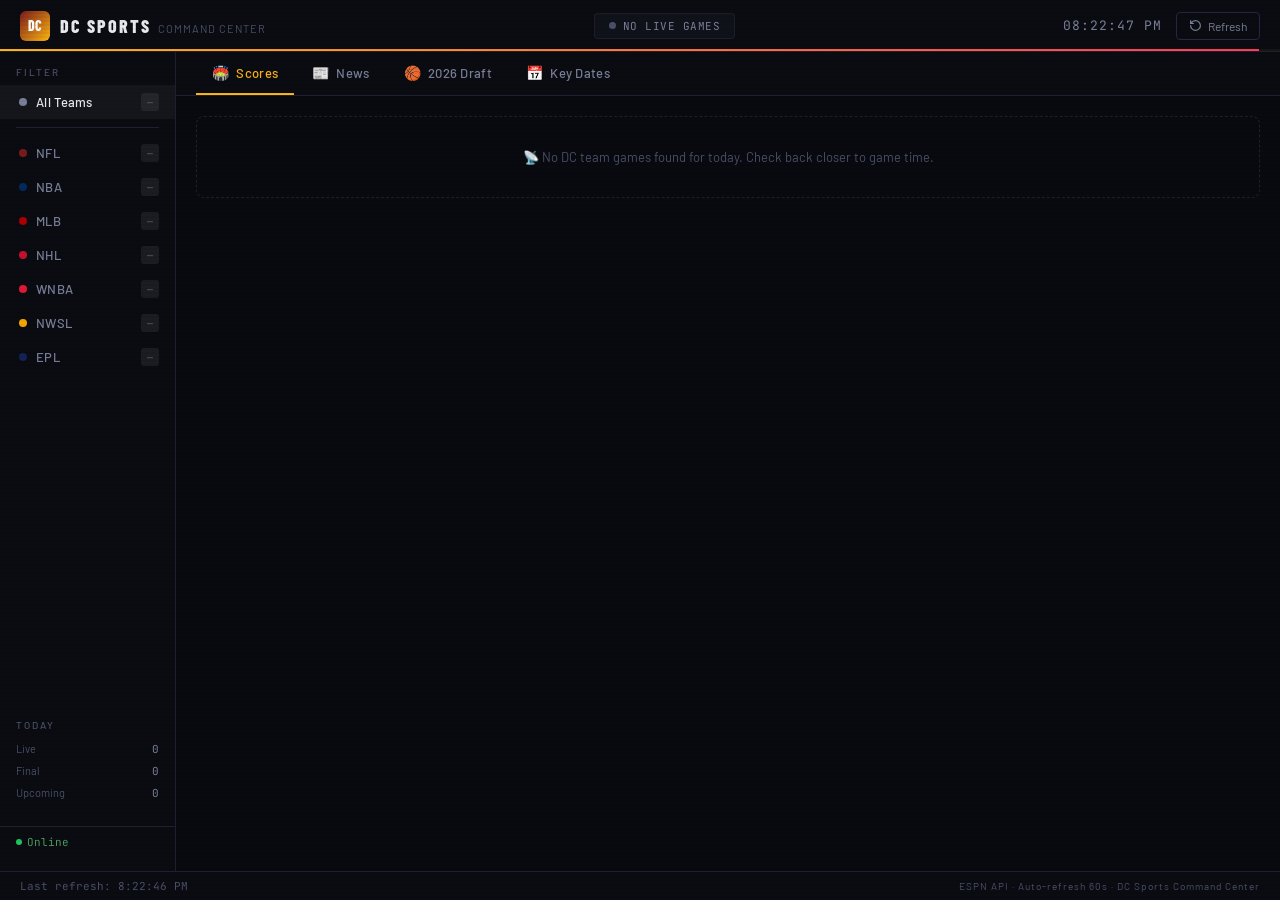
<file: dc_sports_tracker (F).html>
<!DOCTYPE html>
<html lang="en">
<head>
<meta charset="UTF-8">
<meta name="viewport" content="width=device-width,initial-scale=1.0">
<title>DC Sports Command Center</title>
<link rel="preconnect" href="https://fonts.googleapis.com">
<link href="https://fonts.googleapis.com/css2?family=Barlow+Condensed:wght@400;600;700;800&family=JetBrains+Mono:wght@400;500;700&family=Barlow:wght@400;500&display=swap" rel="stylesheet">
<style>
*,*::before,*::after{box-sizing:border-box;margin:0;padding:0}
:root{
  --bg-deep:#080A0F;--bg-card:#0E1118;--bg-card-hover:#131720;--bg-sidebar:#0A0C12;
  --border-subtle:#1C2030;--border-mid:#242840;
  --text-primary:#E8EAF0;--text-secondary:#7A8099;--text-dim:#4A5068;
  --accent-live:#FF3C5C;--cmd-gold:#FFB612;--cmd-burg:#7A1B1B;
  --wiz-navy:#002B5C;--wiz-red:#E31837;--nat-red:#AB0003;--nat-navy:#14225A;
  --cap-red:#C8102E;--cap-navy:#041E42;--spi-navy:#001C4E;--spi-gold:#F5A800;
  --tot-navy:#132257;--tot-blue:#00B2F8;
}
html,body{height:100%;overflow:hidden}
body{font-family:'Barlow',sans-serif;background:var(--bg-deep);color:var(--text-primary);display:flex;flex-direction:column}
body::after{content:'';position:fixed;inset:0;background:repeating-linear-gradient(0deg,transparent,transparent 2px,rgba(0,0,0,0.035) 2px,rgba(0,0,0,0.035) 4px);pointer-events:none;z-index:999}

/* ── HEADER ── */
header{display:flex;align-items:center;justify-content:space-between;padding:0 20px;height:52px;background:var(--bg-sidebar);border-bottom:1px solid var(--border-subtle);flex-shrink:0;position:relative;z-index:10}
.brand{display:flex;align-items:center;gap:10px}
.brand-icon{width:30px;height:30px;border-radius:6px;background:linear-gradient(135deg,#7A1B1B 0%,#FFB612 100%);display:flex;align-items:center;justify-content:center;font-family:'Barlow Condensed',sans-serif;font-weight:800;font-size:14px;color:#fff}
.brand-name{font-family:'Barlow Condensed',sans-serif;font-weight:800;font-size:18px;letter-spacing:2px;text-transform:uppercase}
.brand-sub{font-size:11px;color:var(--text-dim);letter-spacing:1px;margin-left:4px;text-transform:uppercase}
.global-status{display:flex;align-items:center;gap:7px;padding:5px 14px;border-radius:4px;background:rgba(255,60,92,0.1);border:1px solid rgba(255,60,92,0.2);font-family:'JetBrains Mono',monospace;font-size:11px;color:var(--accent-live);letter-spacing:.5px;transition:all .3s}
.global-status.offline,.global-status.quiet{background:rgba(80,80,100,.1);border-color:rgba(80,80,100,.2);color:var(--text-secondary)}
.pulse-dot{width:7px;height:7px;border-radius:50%;background:var(--accent-live);animation:pulse 1.4s ease-in-out infinite}
.global-status.offline .pulse-dot,.global-status.quiet .pulse-dot{animation:none;background:var(--text-dim)}
@keyframes pulse{0%,100%{opacity:1;transform:scale(1)}50%{opacity:.4;transform:scale(.75)}}
.hdr-right{display:flex;align-items:center;gap:14px}
.clock{font-family:'JetBrains Mono',monospace;font-size:13px;color:var(--text-secondary);letter-spacing:1px}
.refresh-btn{display:flex;align-items:center;gap:6px;padding:6px 12px;border-radius:4px;background:transparent;border:1px solid var(--border-mid);color:var(--text-secondary);font-size:12px;cursor:pointer;font-family:'Barlow',sans-serif;transition:all .2s}
.refresh-btn:hover{border-color:var(--text-dim);color:var(--text-primary)}
.refresh-btn svg{transition:transform .5s}
.refresh-btn.spinning svg{animation:spin .8s linear infinite}
@keyframes spin{to{transform:rotate(360deg)}}
.countdown-bar{position:absolute;bottom:0;left:0;right:0;height:2px;background:rgba(255,182,18,.06)}
.countdown-fill{height:100%;background:linear-gradient(90deg,var(--cmd-gold),var(--accent-live));transition:width 1s linear}

/* ── LAYOUT ── */
.app-body{display:flex;flex:1;overflow:hidden}

/* ── SIDEBAR ── */
aside{width:176px;flex-shrink:0;background:var(--bg-sidebar);border-right:1px solid var(--border-subtle);display:flex;flex-direction:column;padding:14px 0;overflow-y:auto}
.sb-label{padding:0 16px 7px;font-size:10px;letter-spacing:2px;text-transform:uppercase;color:var(--text-dim);font-weight:500}
.nav-item{display:flex;align-items:center;gap:9px;padding:8px 16px;cursor:pointer;border-left:3px solid transparent;transition:all .15s;font-size:13px;color:var(--text-secondary);font-weight:500;letter-spacing:.3px;user-select:none}
.nav-item:hover{background:rgba(255,255,255,.03);color:var(--text-primary)}
.nav-item.active{color:var(--text-primary);background:rgba(255,255,255,.04)}
.league-dot{width:8px;height:8px;border-radius:50%;flex-shrink:0}
.nav-badge{margin-left:auto;min-width:18px;height:18px;border-radius:3px;background:rgba(255,255,255,.07);font-family:'JetBrains Mono',monospace;font-size:10px;display:flex;align-items:center;justify-content:center;color:var(--text-dim);padding:0 4px}
.nav-badge.live{background:rgba(255,60,92,.2);color:var(--accent-live)}
.nav-divider{height:1px;background:var(--border-subtle);margin:8px 16px}
.sb-stats{padding:14px 16px;margin-top:auto}
.sstat{display:flex;justify-content:space-between;padding:4px 0;font-size:11px}
.sstat-lbl{color:var(--text-dim)}
.sstat-val{color:var(--text-secondary);font-family:'JetBrains Mono',monospace}
.net-status{display:flex;align-items:center;gap:5px;padding:8px 16px;font-size:11px;font-family:'JetBrains Mono',monospace;border-top:1px solid var(--border-subtle);margin-top:8px}
.net-dot{width:6px;height:6px;border-radius:50%}
.net-online .net-dot{background:#22C55E}.net-offline .net-dot{background:#EF4444}
.net-online{color:#4B9B5F}.net-offline{color:#9B4B4B}

/* ── MAIN ── */
main{flex:1;overflow:hidden;display:flex;flex-direction:column}
.main-tabs-bar{display:flex;align-items:center;gap:2px;padding:0 20px;background:var(--bg-sidebar);border-bottom:1px solid var(--border-subtle);flex-shrink:0;height:44px}
.main-tab{display:flex;align-items:center;gap:7px;padding:0 16px;height:100%;cursor:pointer;font-size:13px;font-weight:500;color:var(--text-secondary);border-bottom:2px solid transparent;transition:all .15s;letter-spacing:.3px;user-select:none}
.main-tab:hover{color:var(--text-primary)}
.main-tab.active{color:var(--cmd-gold);border-bottom-color:var(--cmd-gold)}
.main-tab .tab-icon{font-size:14px}
.tab-panel{display:none;flex:1;overflow-y:auto;padding:20px;scrollbar-width:thin;scrollbar-color:var(--border-mid) transparent}
.tab-panel.active{display:block}
.tab-panel::-webkit-scrollbar{width:6px}
.tab-panel::-webkit-scrollbar-thumb{background:var(--border-mid);border-radius:3px}

/* ── SECTION HEADERS ── */
.sec-hdr{display:flex;align-items:center;gap:12px;margin-bottom:16px;padding-bottom:10px;border-bottom:1px solid var(--border-subtle)}
.sec-title{font-family:'Barlow Condensed',sans-serif;font-size:14px;font-weight:700;letter-spacing:3px;text-transform:uppercase;color:var(--text-dim)}
.sec-line{flex:1;height:1px;background:var(--border-subtle)}
.sec-count{font-family:'JetBrains Mono',monospace;font-size:11px;color:var(--text-dim)}
.league-block{margin-bottom:26px}

/* ── CARDS GRID ── */
.cards-grid{display:grid;grid-template-columns:repeat(auto-fill,minmax(296px,1fr));gap:12px}
.game-card{background:var(--bg-card);border:1px solid var(--border-subtle);border-radius:8px;border-left:3px solid transparent;padding:14px 16px;position:relative;overflow:hidden;transition:background .2s;cursor:default}
.game-card:hover{background:var(--bg-card-hover)}
.game-card::before{content:'';position:absolute;top:0;left:3px;right:0;height:1px;background:linear-gradient(90deg,rgba(255,255,255,.07),transparent)}
@keyframes score-flash{0%{background:rgba(255,182,18,.22)}100%{background:transparent}}
.game-card.flashed{animation:score-flash 1.5s ease-out}
.card-commanders{border-left-color:var(--cmd-burg)}.card-wizards{border-left-color:var(--wiz-navy)}
.card-nationals{border-left-color:var(--nat-red)}.card-capitals{border-left-color:var(--cap-red)}
.card-mystics{border-left-color:var(--wiz-red)}.card-spirit{border-left-color:var(--spi-gold)}
.card-tottenham{border-left-color:var(--tot-navy)}
.card-top{display:flex;justify-content:space-between;align-items:flex-start;margin-bottom:11px}
.league-tag{font-family:'Barlow Condensed',sans-serif;font-size:10px;font-weight:700;letter-spacing:1.5px;text-transform:uppercase;padding:2px 7px;border-radius:3px}
.tag-nfl{background:rgba(122,27,27,.3);color:#D4896A}.tag-nba{background:rgba(0,43,92,.5);color:#6EA3D4}
.tag-mlb{background:rgba(20,34,90,.4);color:#7A9ED8}.tag-nhl{background:rgba(4,30,66,.5);color:#6A9FD8}
.tag-wnba{background:rgba(227,24,55,.15);color:#E87A8D}.tag-nwsl{background:rgba(0,28,78,.4);color:#8AA7D4}
.tag-epl{background:rgba(19,34,87,.5);color:#70A8D8}
.status-pill{display:flex;align-items:center;gap:5px;font-family:'JetBrains Mono',monospace;font-size:10px;padding:3px 8px;border-radius:3px;font-weight:500}
.s-live{background:rgba(255,60,92,.15);color:var(--accent-live);border:1px solid rgba(255,60,92,.25)}
.s-live::before{content:'';width:5px;height:5px;border-radius:50%;background:var(--accent-live);animation:pulse 1.2s ease-in-out infinite}
.s-final{background:rgba(74,80,104,.3);color:var(--text-dim);border:1px solid var(--border-subtle)}
.s-pre{background:rgba(255,182,18,.08);color:#A08020;border:1px solid rgba(255,182,18,.15)}
.matchup{display:flex;flex-direction:column;gap:5px}
.team-row{display:flex;align-items:center;justify-content:space-between;padding:3px 0}
.team-info{display:flex;align-items:center;gap:8px;flex:1;min-width:0}
.team-logo{width:28px;height:28px;border-radius:4px;display:flex;align-items:center;justify-content:center;font-family:'Barlow Condensed',sans-serif;font-weight:800;font-size:10px;flex-shrink:0;letter-spacing:.5px}
.team-name{font-family:'Barlow Condensed',sans-serif;font-size:14px;font-weight:700;color:var(--text-primary);white-space:nowrap;overflow:hidden;text-overflow:ellipsis;letter-spacing:.2px}
.team-rec{font-size:10px;color:var(--text-dim);font-family:'JetBrains Mono',monospace}
.team-score{font-family:'JetBrains Mono',monospace;font-size:21px;font-weight:700;min-width:34px;text-align:right;letter-spacing:-.5px}
.team-score.lead{color:var(--text-primary)}.team-score.trail{color:var(--text-secondary)}.team-score.ns{font-size:13px;color:var(--text-dim)}
.vs-divider{height:1px;background:var(--border-subtle);margin:2px 0;position:relative}
.vs-divider::after{content:'VS';position:absolute;left:50%;top:50%;transform:translate(-50%,-50%);font-size:9px;letter-spacing:2px;color:var(--text-dim);background:var(--bg-card);padding:0 5px;font-family:'Barlow Condensed',sans-serif;font-weight:700}
.card-foot{margin-top:9px;padding-top:8px;border-top:1px solid var(--border-subtle);display:flex;justify-content:space-between;align-items:center}
.game-clock{font-family:'JetBrains Mono',monospace;font-size:11px;color:var(--text-secondary)}
.game-venue{font-size:11px;color:var(--text-dim);overflow:hidden;text-overflow:ellipsis;white-space:nowrap;max-width:150px}
.card-loading{display:flex;align-items:center;justify-content:center;height:80px;color:var(--text-dim);font-size:12px;gap:8px}
.spinner{width:14px;height:14px;border-radius:50%;border:2px solid var(--border-mid);border-top-color:var(--text-dim);animation:spin .7s linear infinite}
.empty-state{grid-column:1/-1;padding:32px;text-align:center;color:var(--text-dim);font-size:13px;border:1px dashed var(--border-subtle);border-radius:8px}

/* ── NEWS ── */
.news-grid{display:grid;grid-template-columns:repeat(auto-fill,minmax(272px,1fr));gap:12px}
.news-card{background:var(--bg-card);border:1px solid var(--border-subtle);border-radius:8px;border-left:3px solid transparent;overflow:hidden;transition:background .2s,transform .15s;cursor:pointer;text-decoration:none;display:flex;flex-direction:column}
.news-card:hover{background:var(--bg-card-hover);transform:translateY(-1px)}
.news-img{width:100%;height:126px;object-fit:cover;display:block}
.news-nophoto{width:100%;height:126px;display:flex;align-items:center;justify-content:center;font-size:26px;opacity:.12;background:linear-gradient(135deg,var(--bg-card),var(--border-subtle))}
.news-body{padding:11px 13px;flex:1;display:flex;flex-direction:column;gap:5px}
.news-meta{display:flex;align-items:center;gap:8px}
.news-tag{font-family:'Barlow Condensed',sans-serif;font-size:10px;font-weight:700;letter-spacing:1.5px;text-transform:uppercase;padding:2px 6px;border-radius:3px}
.news-time{font-size:11px;color:var(--text-dim);font-family:'JetBrains Mono',monospace;margin-left:auto}
.news-headline{font-family:'Barlow Condensed',sans-serif;font-size:15px;font-weight:700;color:var(--text-primary);line-height:1.3}
.news-desc{font-size:12px;color:var(--text-secondary);line-height:1.5;display:-webkit-box;-webkit-line-clamp:2;-webkit-box-orient:vertical;overflow:hidden}
@keyframes shimmer{0%{background-position:200% 0}100%{background-position:-200% 0}}
.skel{background:linear-gradient(90deg,var(--bg-card) 25%,var(--border-subtle) 50%,var(--bg-card) 75%);background-size:200% 100%;animation:shimmer 1.5s infinite;border-radius:4px}
.skel-img{height:126px;border-radius:0}.skel-line{height:12px;margin:5px 0}.skel-short{width:55%}.skel-med{width:80%}

/* ── DRAFT SECTION ── */
.draft-hero{background:linear-gradient(135deg,rgba(0,43,92,.7) 0%,rgba(4,30,66,.9) 100%);border:1px solid rgba(0,43,92,.8);border-radius:8px;padding:18px 22px;margin-bottom:16px;display:flex;align-items:center;gap:22px;flex-wrap:wrap}
.pick-badge{display:flex;flex-direction:column;align-items:center;background:rgba(255,182,18,.12);border:1px solid rgba(255,182,18,.25);border-radius:8px;padding:10px 18px;flex-shrink:0;min-width:84px}
.pick-num{font-family:'Barlow Condensed',sans-serif;font-size:44px;font-weight:800;color:var(--cmd-gold);line-height:1;letter-spacing:-1px}
.pick-lbl{font-size:10px;color:rgba(255,182,18,.6);letter-spacing:2px;text-transform:uppercase;margin-top:2px}
.draft-info{flex:1}
.draft-title{font-family:'Barlow Condensed',sans-serif;font-size:22px;font-weight:800;color:#fff;letter-spacing:1px;margin-bottom:3px}
.draft-date-str{font-size:13px;color:rgba(200,210,230,.7);margin-bottom:7px}
.draft-desc{font-size:13px;color:rgba(200,210,230,.55);line-height:1.6;max-width:580px}
.draft-chips{display:flex;gap:8px;margin-top:9px;flex-wrap:wrap}
.chip{padding:4px 10px;border-radius:4px;font-family:'JetBrains Mono',monospace;font-size:11px;background:rgba(255,255,255,.06);border:1px solid rgba(255,255,255,.1);color:rgba(200,210,230,.65)}
.chip.own{background:rgba(255,182,18,.1);border-color:rgba(255,182,18,.25);color:var(--cmd-gold)}

/* Countdown */
.countdown-hero{display:flex;align-items:center;gap:16px;padding:14px 20px;border-radius:8px;background:rgba(0,0,0,.3);border:1px solid var(--border-mid);margin-bottom:16px;flex-wrap:wrap}
.countdown-label{font-family:'Barlow Condensed',sans-serif;font-size:14px;font-weight:700;letter-spacing:2px;text-transform:uppercase;color:var(--text-secondary);flex-shrink:0}
.countdown-units{display:flex;gap:8px;align-items:center}
.cd-unit{display:flex;flex-direction:column;align-items:center;background:rgba(0,43,92,.5);border:1px solid rgba(0,100,180,.2);border-radius:6px;padding:8px 14px;min-width:62px}
.cd-num{font-family:'JetBrains Mono',monospace;font-size:26px;font-weight:700;color:var(--cmd-gold);line-height:1;letter-spacing:-1px}
.cd-lbl{font-size:9px;letter-spacing:2px;text-transform:uppercase;color:var(--text-dim);margin-top:3px}
.cd-sep{font-family:'JetBrains Mono',monospace;font-size:20px;color:var(--text-dim);padding-bottom:8px}

/* Draft tabs */
.draft-tabs{display:flex;gap:2px;margin-bottom:14px;border-bottom:1px solid var(--border-subtle);padding-bottom:0}
.dtab{padding:8px 16px;font-size:13px;font-weight:500;cursor:pointer;color:var(--text-secondary);border-bottom:2px solid transparent;margin-bottom:-1px;transition:all .15s}
.dtab:hover{color:var(--text-primary)}.dtab.active{color:var(--cmd-gold);border-bottom-color:var(--cmd-gold)}
.dpanel{display:none}.dpanel.active{display:block}
.combine-banner{padding:9px 13px;border-radius:6px;border:1px solid rgba(255,182,18,.18);background:rgba(255,182,18,.05);margin-bottom:14px;font-size:12px;color:rgba(220,200,120,.8);line-height:1.6}
.prospects-grid{display:grid;grid-template-columns:repeat(auto-fill,minmax(218px,1fr));gap:10px}
.prospect-card{background:var(--bg-card);border:1px solid var(--border-subtle);border-radius:8px;padding:13px;transition:background .2s,border-color .2s;position:relative;overflow:hidden;cursor:pointer}
.prospect-card:hover{background:var(--bg-card-hover);border-color:var(--border-mid)}
.prospect-card::before{content:'';position:absolute;top:0;left:0;right:0;height:2px;background:linear-gradient(90deg,rgba(0,43,92,.8),rgba(227,24,55,.5))}
.p-rank{font-family:'Barlow Condensed',sans-serif;font-size:11px;font-weight:700;letter-spacing:2px;color:var(--cmd-gold);margin-bottom:5px;text-transform:uppercase}
.p-name{font-family:'Barlow Condensed',sans-serif;font-size:18px;font-weight:800;color:var(--text-primary);letter-spacing:.2px;margin-bottom:2px}
.p-meta{font-size:12px;color:var(--text-secondary);margin-bottom:9px}
.p-pos{color:var(--cmd-gold);font-weight:600}
.p-attrs{display:flex;flex-wrap:wrap;gap:4px}
.attr{font-size:10px;padding:2px 6px;border-radius:3px;background:rgba(255,255,255,.05);border:1px solid var(--border-subtle);color:var(--text-dim)}
.attr.hi{background:rgba(0,43,92,.4);border-color:rgba(0,100,180,.3);color:#7AAEDC}
.p-grade{position:absolute;top:13px;right:13px;font-family:'Barlow Condensed',sans-serif;font-size:20px;font-weight:800}
.gA{color:#22C55E}.gAm{color:#84CC16}.gBp{color:#3B82F6}.gB{color:#60A5FA}
.p-note{margin-top:8px;font-size:11px;color:var(--text-dim);line-height:1.4}
.p-view-more{margin-top:8px;font-size:11px;color:var(--tot-blue);letter-spacing:.3px;display:flex;align-items:center;gap:4px}

/* Draft news items */
.draft-news-item{padding:13px;border:1px solid var(--border-subtle);border-radius:8px;background:var(--bg-card);margin-bottom:10px;text-decoration:none;display:block;transition:background .2s}
.draft-news-item:hover{background:var(--bg-card-hover)}
.dni-hl{font-family:'Barlow Condensed',sans-serif;font-size:15px;font-weight:700;color:var(--text-primary);margin-bottom:4px}
.dni-desc{font-size:12px;color:var(--text-secondary);line-height:1.5}
.dni-time{font-size:11px;color:var(--text-dim);margin-top:5px;font-family:'JetBrains Mono',monospace}

/* ── PROSPECT MODAL ── */
.modal-overlay{display:none;position:fixed;inset:0;background:rgba(0,0,0,.82);z-index:2000;align-items:center;justify-content:center;padding:20px}
.modal-overlay.open{display:flex}
.modal-card{background:#0D0F18;border:1px solid var(--border-mid);border-radius:12px;width:100%;max-width:720px;max-height:90vh;overflow-y:auto;position:relative;animation:slideUp .2s ease-out}
@keyframes slideUp{from{opacity:0;transform:translateY(20px)}to{opacity:1;transform:translateY(0)}}
.modal-card::-webkit-scrollbar{width:5px}
.modal-card::-webkit-scrollbar-thumb{background:var(--border-mid);border-radius:3px}
.modal-hdr{background:linear-gradient(135deg,rgba(0,43,92,.8),rgba(4,30,66,.95));padding:20px 24px;border-radius:12px 12px 0 0;border-bottom:1px solid var(--border-mid);position:sticky;top:0;z-index:1}
.modal-close{position:absolute;top:16px;right:16px;background:rgba(255,255,255,.08);border:1px solid var(--border-mid);color:var(--text-secondary);width:30px;height:30px;border-radius:50%;cursor:pointer;font-size:16px;display:flex;align-items:center;justify-content:center;transition:all .2s}
.modal-close:hover{background:rgba(255,60,92,.2);color:var(--accent-live);border-color:rgba(255,60,92,.3)}
.modal-player-name{font-family:'Barlow Condensed',sans-serif;font-size:28px;font-weight:800;color:#fff;letter-spacing:.5px}
.modal-player-sub{font-size:13px;color:rgba(200,210,230,.6);margin-top:3px}
.modal-rank-row{display:flex;align-items:center;gap:10px;margin-top:10px;flex-wrap:wrap}
.rank-chip{padding:4px 12px;border-radius:4px;font-family:'JetBrains Mono',monospace;font-size:11px}
.rank-chip.proj{background:rgba(255,182,18,.15);border:1px solid rgba(255,182,18,.3);color:var(--cmd-gold)}
.rank-chip.src{background:rgba(255,255,255,.06);border:1px solid var(--border-mid);color:var(--text-secondary)}
.modal-body{padding:20px 24px;display:grid;grid-template-columns:200px 1fr;gap:20px}
.modal-left{}
.modal-right{}
.modal-section-title{font-family:'Barlow Condensed',sans-serif;font-size:12px;font-weight:700;letter-spacing:2px;text-transform:uppercase;color:var(--text-dim);margin-bottom:10px}
.stat-grid{display:grid;grid-template-columns:1fr 1fr;gap:6px;margin-bottom:16px}
.stat-box{background:rgba(255,255,255,.04);border:1px solid var(--border-subtle);border-radius:6px;padding:8px 10px;text-align:center}
.stat-val{font-family:'JetBrains Mono',monospace;font-size:18px;font-weight:700;color:var(--text-primary)}
.stat-lbl{font-size:10px;color:var(--text-dim);letter-spacing:1px;text-transform:uppercase;margin-top:2px}
.phys-table{width:100%;font-size:12px;border-collapse:collapse}
.phys-table td{padding:5px 0;border-bottom:1px solid var(--border-subtle)}
.phys-table td:first-child{color:var(--text-dim);width:40%}
.phys-table td:last-child{color:var(--text-primary);text-align:right;font-family:'JetBrains Mono',monospace}
.comparison-badge{padding:8px 12px;border-radius:6px;background:rgba(0,43,92,.4);border:1px solid rgba(0,100,180,.2);font-size:13px;color:#7AAEDC;text-align:center;margin-top:8px}
.str-list li{display:flex;gap:8px;font-size:12px;color:var(--text-secondary);padding:4px 0;line-height:1.4}
.str-list li::before{content:'✓';color:#22C55E;flex-shrink:0;font-weight:700}
.wk-list li{display:flex;gap:8px;font-size:12px;color:var(--text-secondary);padding:4px 0;line-height:1.4}
.wk-list li::before{content:'△';color:#F59E0B;flex-shrink:0}
.modal-overview{font-size:12px;color:var(--text-secondary);line-height:1.7;background:rgba(255,255,255,.03);padding:12px;border-radius:6px;border-left:3px solid rgba(0,100,180,.4);margin-top:8px}
.rank-row-modal{display:flex;gap:8px;flex-wrap:wrap}
.rank-src{text-align:center;flex:1;background:rgba(255,255,255,.04);border:1px solid var(--border-subtle);border-radius:6px;padding:8px}
.rank-src-num{font-family:'JetBrains Mono',monospace;font-size:22px;font-weight:700;color:var(--cmd-gold)}
.rank-src-lbl{font-size:10px;color:var(--text-dim);text-transform:uppercase;letter-spacing:1px}

/* ── KEY DATES ── */
.dates-controls{display:flex;gap:8px;margin-bottom:18px;flex-wrap:wrap}
.date-filter{padding:6px 14px;border-radius:4px;border:1px solid var(--border-mid);background:transparent;color:var(--text-secondary);font-size:12px;cursor:pointer;font-family:'Barlow',sans-serif;transition:all .15s}
.date-filter:hover{border-color:var(--text-dim);color:var(--text-primary)}
.date-filter.active{border-color:var(--cmd-gold);color:var(--cmd-gold);background:rgba(255,182,18,.06)}
.dates-list{display:flex;flex-direction:column;gap:10px}
.date-card{display:flex;gap:14px;background:var(--bg-card);border:1px solid var(--border-subtle);border-radius:8px;padding:13px 16px;border-left:3px solid transparent;transition:background .2s}
.date-card:hover{background:var(--bg-card-hover)}
.date-card.completed{opacity:.55}
.date-left{min-width:58px;text-align:center;flex-shrink:0}
.date-month{font-family:'Barlow Condensed',sans-serif;font-size:11px;font-weight:700;letter-spacing:1px;text-transform:uppercase;color:var(--text-dim)}
.date-day{font-family:'JetBrains Mono',monospace;font-size:24px;font-weight:700;line-height:1;color:var(--text-primary)}
.date-year{font-size:10px;color:var(--text-dim);font-family:'JetBrains Mono',monospace}
.date-right{flex:1;min-width:0}
.date-team-tag{font-family:'Barlow Condensed',sans-serif;font-size:10px;font-weight:700;letter-spacing:1.5px;text-transform:uppercase;padding:2px 6px;border-radius:3px;margin-bottom:5px;display:inline-block}
.date-label{font-family:'Barlow Condensed',sans-serif;font-size:16px;font-weight:700;color:var(--text-primary);letter-spacing:.3px;margin-bottom:3px}
.date-desc{font-size:12px;color:var(--text-secondary);line-height:1.5}
.date-badge{margin-left:auto;flex-shrink:0;align-self:flex-start}
.date-status{font-family:'JetBrains Mono',monospace;font-size:10px;padding:3px 8px;border-radius:3px}
.ds-done{background:rgba(74,80,104,.3);color:var(--text-dim);border:1px solid var(--border-subtle)}
.ds-today{background:rgba(255,60,92,.12);color:var(--accent-live);border:1px solid rgba(255,60,92,.25);animation:pulse 1.5s ease-in-out infinite}
.ds-soon{background:rgba(255,182,18,.1);color:#A08020;border:1px solid rgba(255,182,18,.15)}
.ds-upcoming{background:rgba(60,80,120,.2);color:#6080B0;border:1px solid rgba(60,80,120,.2)}
.days-away{font-size:11px;color:var(--text-dim);margin-top:3px;font-family:'JetBrains Mono',monospace}

/* ── FOOTER ── */
footer{padding:7px 20px;background:var(--bg-sidebar);border-top:1px solid var(--border-subtle);display:flex;justify-content:space-between;align-items:center;flex-shrink:0}
.footer-left{display:flex;align-items:center;gap:14px;font-size:11px;font-family:'JetBrains Mono',monospace}
.last-refresh{color:var(--text-dim)}
.footer-right{font-size:10px;color:var(--text-dim);letter-spacing:1px}

@media(max-width:680px){aside{display:none}.modal-body{grid-template-columns:1fr}.cards-grid,.news-grid,.prospects-grid{grid-template-columns:1fr}}
</style>
</head>
<body>

<!-- ═══════════════════════ HEADER ═══════════════════════ -->
<header>
  <div class="brand">
    <div class="brand-icon">DC</div>
    <div>
      <span class="brand-name">DC Sports</span>
      <span class="brand-sub">Command Center</span>
    </div>
  </div>
  <div class="global-status" id="globalStatus">
    <span class="pulse-dot"></span>
    <span id="globalStatusText">Connecting…</span>
  </div>
  <div class="hdr-right">
    <div class="clock" id="clock">--:--:-- --</div>
    <button class="refresh-btn" id="refreshBtn" onclick="manualRefresh()">
      <svg width="13" height="13" viewBox="0 0 24 24" fill="none" stroke="currentColor" stroke-width="2.2" stroke-linecap="round" stroke-linejoin="round"><path d="M3 12a9 9 0 1 0 9-9 9.75 9.75 0 0 0-6.74 2.74L3 8"/><path d="M3 3v5h5"/></svg>
      Refresh
    </button>
  </div>
  <div class="countdown-bar"><div class="countdown-fill" id="countdownFill" style="width:100%"></div></div>
</header>

<!-- ═══════════════════════ BODY ═══════════════════════ -->
<div class="app-body">

<!-- ── SIDEBAR ── -->
<aside id="sidebar">
  <div class="sb-label">Filter</div>
  <nav>
    <div class="nav-item active" data-league="all" onclick="filterLeague('all',this)"><span class="league-dot" style="background:#7A8099"></span>All Teams<span class="nav-badge" id="b-all">—</span></div>
    <div class="nav-divider"></div>
    <div class="nav-item" data-league="NFL" onclick="filterLeague('NFL',this)"><span class="league-dot" style="background:#7A1B1B"></span>NFL<span class="nav-badge" id="b-NFL">—</span></div>
    <div class="nav-item" data-league="NBA" onclick="filterLeague('NBA',this)"><span class="league-dot" style="background:#002B5C"></span>NBA<span class="nav-badge" id="b-NBA">—</span></div>
    <div class="nav-item" data-league="MLB" onclick="filterLeague('MLB',this)"><span class="league-dot" style="background:#AB0003"></span>MLB<span class="nav-badge" id="b-MLB">—</span></div>
    <div class="nav-item" data-league="NHL" onclick="filterLeague('NHL',this)"><span class="league-dot" style="background:#C8102E"></span>NHL<span class="nav-badge" id="b-NHL">—</span></div>
    <div class="nav-item" data-league="WNBA" onclick="filterLeague('WNBA',this)"><span class="league-dot" style="background:#E31837"></span>WNBA<span class="nav-badge" id="b-WNBA">—</span></div>
    <div class="nav-item" data-league="NWSL" onclick="filterLeague('NWSL',this)"><span class="league-dot" style="background:#F5A800"></span>NWSL<span class="nav-badge" id="b-NWSL">—</span></div>
    <div class="nav-item" data-league="EPL" onclick="filterLeague('EPL',this)"><span class="league-dot" style="background:#132257"></span>EPL<span class="nav-badge" id="b-EPL">—</span></div>
  </nav>
  <div class="sb-stats">
    <div class="sb-label" style="padding:0 0 7px">Today</div>
    <div class="sstat"><span class="sstat-lbl">Live</span><span class="sstat-val" id="stat-live">0</span></div>
    <div class="sstat"><span class="sstat-lbl">Final</span><span class="sstat-val" id="stat-final">0</span></div>
    <div class="sstat"><span class="sstat-lbl">Upcoming</span><span class="sstat-val" id="stat-up">0</span></div>
  </div>
  <div class="net-status net-online" id="netStatus">
    <span class="net-dot"></span><span id="netTxt">Online</span>
  </div>
</aside>

<!-- ── MAIN ── -->
<main>
  <!-- TAB NAV -->
  <div class="main-tabs-bar">
    <div class="main-tab active" onclick="switchTab('scores',this)"><span class="tab-icon">🏟️</span> Scores</div>
    <div class="main-tab" onclick="switchTab('news',this)"><span class="tab-icon">📰</span> News</div>
    <div class="main-tab" onclick="switchTab('draft',this)"><span class="tab-icon">🏀</span> 2026 Draft</div>
    <div class="main-tab" onclick="switchTab('dates',this)"><span class="tab-icon">📅</span> Key Dates</div>
  </div>

  <!-- ── TAB: SCORES ── -->
  <div class="tab-panel active" id="tab-scores">
    <div id="scores-content">
      <div class="cards-grid"><div class="card-loading"><div class="spinner"></div> Loading DC sports data…</div></div>
    </div>
  </div>

  <!-- ── TAB: NEWS ── -->
  <div class="tab-panel" id="tab-news">
    <div class="sec-hdr" style="margin-bottom:16px">
      <span class="sec-title">Latest News</span>
      <span class="sec-line"></span>
      <span class="sec-count" id="news-count">Loading…</span>
    </div>
    <div class="news-grid" id="news-grid">
      <div class="news-card" style="pointer-events:none"><div class="skel skel-img"></div><div class="news-body"><div class="skel skel-line skel-short"></div><div class="skel skel-line skel-med" style="height:15px"></div><div class="skel skel-line"></div></div></div>
      <div class="news-card" style="pointer-events:none"><div class="skel skel-img"></div><div class="news-body"><div class="skel skel-line skel-short"></div><div class="skel skel-line skel-med" style="height:15px"></div><div class="skel skel-line"></div></div></div>
      <div class="news-card" style="pointer-events:none"><div class="skel skel-img"></div><div class="news-body"><div class="skel skel-line skel-short"></div><div class="skel skel-line skel-med" style="height:15px"></div><div class="skel skel-line"></div></div></div>
      <div class="news-card" style="pointer-events:none"><div class="skel skel-img"></div><div class="news-body"><div class="skel skel-line skel-short"></div><div class="skel skel-line skel-med" style="height:15px"></div><div class="skel skel-line"></div></div></div>
      <div class="news-card" style="pointer-events:none"><div class="skel skel-img"></div><div class="news-body"><div class="skel skel-line skel-short"></div><div class="skel skel-line skel-med" style="height:15px"></div><div class="skel skel-line"></div></div></div>
      <div class="news-card" style="pointer-events:none"><div class="skel skel-img"></div><div class="news-body"><div class="skel skel-line skel-short"></div><div class="skel skel-line skel-med" style="height:15px"></div><div class="skel skel-line"></div></div></div>
    </div>
  </div>

  <!-- ── TAB: DRAFT ── -->
  <div class="tab-panel" id="tab-draft">
    <!-- Hero + Countdown rendered by JS -->
    <div id="draft-content"><div class="card-loading"><div class="spinner"></div> Loading draft data…</div></div>
  </div>

  <!-- ── TAB: KEY DATES ── -->
  <div class="tab-panel" id="tab-dates">
    <div class="sec-hdr" style="margin-bottom:16px">
      <span class="sec-title">Upcoming Key Dates</span>
      <span class="sec-line"></span>
      <span class="sec-count" id="dates-count"></span>
    </div>
    <div class="dates-controls" id="dates-filters"></div>
    <div class="dates-list" id="dates-list"></div>
  </div>
</main>
</div>

<!-- ═══════════════════════ PROSPECT MODAL ═══════════════════════ -->
<div class="modal-overlay" id="prospectModal" onclick="closeModal(event)">
  <div class="modal-card" id="modalCard"></div>
</div>

<!-- ═══════════════════════ FOOTER ═══════════════════════ -->
<footer>
  <div class="footer-left">
    <span class="last-refresh" id="lastRefresh">Last refresh: —</span>
  </div>
  <div class="footer-right">ESPN API · Auto-refresh 60s · DC Sports Command Center</div>
</footer>

<!-- ═══════════════════════ SCRIPT ═══════════════════════ -->
<script>
/* ════════════════════════════════════════════
   LEAGUE CONFIG
════════════════════════════════════════════ */
const LEAGUES=[
  {id:'NFL',label:'NFL',url:'https://site.api.espn.com/apis/site/v2/sports/football/nfl/scoreboard',
   teams:[{id:'28',name:'Washington Commanders',abbr:'WSH',primary:'#7A1B1B',secondary:'#FFB612',cls:'card-commanders',tag:'tag-nfl',logo:'CMD'}]},
  {id:'NBA',label:'NBA',url:'https://site.api.espn.com/apis/site/v2/sports/basketball/nba/scoreboard',
   teams:[{id:'27',name:'Washington Wizards',abbr:'WSH',primary:'#002B5C',secondary:'#E31837',cls:'card-wizards',tag:'tag-nba',logo:'WIZ'}]},
  {id:'MLB',label:'MLB',url:'https://site.api.espn.com/apis/site/v2/sports/baseball/mlb/scoreboard',
   teams:[{id:'21',name:'Washington Nationals',abbr:'WSH',primary:'#AB0003',secondary:'#14225A',cls:'card-nationals',tag:'tag-mlb',logo:'NAT'}]},
  {id:'NHL',label:'NHL',url:'https://site.api.espn.com/apis/site/v2/sports/hockey/nhl/scoreboard',
   teams:[{id:'15',name:'Washington Capitals',abbr:'WSH',primary:'#C8102E',secondary:'#041E42',cls:'card-capitals',tag:'tag-nhl',logo:'CAP'}]},
  {id:'WNBA',label:'WNBA',url:'https://site.api.espn.com/apis/site/v2/sports/basketball/wnba/scoreboard',
   teams:[{id:'20',name:'Washington Mystics',abbr:'WSH',primary:'#002B5C',secondary:'#E31837',cls:'card-mystics',tag:'tag-wnba',logo:'MYS'}]},
  {id:'NWSL',label:'NWSL',url:'https://site.api.espn.com/apis/site/v2/sports/soccer/usa.nwsl/scoreboard',
   teams:[{id:'',name:'Washington Spirit',abbr:'WSH',primary:'#001C4E',secondary:'#F5A800',cls:'card-spirit',tag:'tag-nwsl',logo:'WSP'}]},
  {id:'EPL',label:'EPL',url:'https://site.api.espn.com/apis/site/v2/sports/soccer/eng.1/scoreboard',
   teams:[{id:'367',name:'Tottenham Hotspur',abbr:'TOT',primary:'#132257',secondary:'#00B2F8',cls:'card-tottenham',tag:'tag-epl',logo:'TOT'}]},
];

/* ════════════════════════════════════════════
   PROSPECTS DATA — sourced post-lottery May 11 2026
   ESPN · CBS Sports · Bleacher Report
════════════════════════════════════════════ */
const PROSPECTS=[
  {rank:1,name:'AJ Dybantsa',pos:'SF',school:'BYU',yr:'Freshman',ht:"6'9\"",wt:'220 lbs',age:'19',hometown:'North Brunswick, NJ',grade:'A',
   highlights:['Led Div-I in scoring','Elite wingspan & frame','Two-way upside'],
   note:'Projected #1 to Wizards. Perfect fit alongside Trae Young & Anthony Davis.',
   stats:{pts:25.5,reb:6.8,ast:3.7,fg:'46.2',fg3:'35.1',ft:'78.4',gp:35},
   strengths:['Elite scoring at all three levels — pull-up, drive, spot-up three','Physical 6\'9" frame with elite wingspan','Exceptional footwork and shot creation off dribble','Competitive motor and high-level makeup','NBA-ready body with room to add muscle','Showed growth as decision-maker across the season'],
   weaknesses:['3-point consistency needs refinement at NBA range','Can disengage defensively off-ball','Ball-handling under full-court defensive pressure'],
   comparison:'Paul George / Jayson Tatum',
   overview:'Dybantsa strengthened his case as a No. 1 pick candidate with a stellar freshman year at BYU, proving capable of carrying a significant offensive workload and demonstrating growth as a decision-maker. His positional size, physical upside and makeup give him an excellent base to build long term. After a strong close to the season amid BYU\'s struggles without Richie Saunders, Dybantsa has become the player NBA executives most commonly project to be selected first. (ESPN)',
   rankings:{espn:1,cbs:1,br:1},proj:'#1 Overall — Washington Wizards'},
  {rank:2,name:'Darryn Peterson',pos:'PG/SG',school:'Kansas',yr:'Freshman',ht:"6'6\"",wt:'210 lbs',age:'19',hometown:'Prolific Prep, CA',grade:'A',
   highlights:['Elite shotmaker','3-level scorer','Tenacious worker'],
   note:'Real #1 candidate per CBS Sports. Health (preseason cramping) is key combine storyline.',
   stats:{pts:20.2,reb:4.2,ast:2.2,fg:'44.8',fg3:'38.5',ft:'84.3',gp:24},
   strengths:['Most gifted scorer and shotmaker in the entire class','True three-level scoring threat with elite shot creation','Standing 6\'6" with long arms — NBA-ready wing body','Outstanding 3-point shooting (38.5%) on high volume','High-character, serious worker — coaches and scouts love his drive','Devastating half-court isolation scorer'],
   weaknesses:['Health history — preseason cramping episode limited entire season','Only 2.2 assists per 40 min — limited playmaking evidence','Availability concerns (only 24 of 33 games played)','Questions around on-ball creator upside at NBA level'],
   comparison:'Devin Booker / Klay Thompson',
   overview:'Although Peterson has ceded ground to Dybantsa in the No. 1 discussion, there\'s widespread belief he\'s capable of much more than what he ultimately showed at Kansas. He\'s the most gifted scorer and shotmaker in the class. NBA teams will be diligent understanding the context of his season — the preseason cramping episode colored his entire freshman year. His medical report and team interviews at the combine (May 10-17) will carry extra weight. (ESPN Big Board)',
   rankings:{espn:2,cbs:2,br:2},proj:'#2 Overall — Utah Jazz (projected)'},
  {rank:3,name:'Cameron Boozer',pos:'PF',school:'Duke',yr:'Freshman',ht:"6'9\"",wt:'235 lbs',age:'19',hometown:'Miami, FL',grade:'A',
   highlights:['College Player of Year','NBA-ready offense','Elite IQ & touch'],
   note:'Son of NBA veteran Carlos Boozer. Won every major CPOY award. Highest floor in the class.',
   stats:{pts:21.7,reb:9.4,ast:3.1,fg:'54.2',fg3:'33.0',ft:'71.8',gp:33},
   strengths:['Highest basketball IQ in the class — right reads in every situation','Elite touch and finish around the rim and in the mid-post','NBA-ready offensive game — lived up to lofty expectations all season','Inside-outside skill set is highly projectable to the NBA','Led Duke all season with real star-level consistency','Polished beyond his years — advanced feel for the game'],
   weaknesses:['Lack of elite explosiveness raises questions vs. NBA athletes','Defensive limitations may restrict ceiling','Free-throw shooting (71.8%) could be exploited by foul-drawing','3-point volume needs to improve for modern NBA spacing'],
   comparison:'Bam Adebayo / Jaren Jackson Jr.',
   overview:'Boozer is a high-floor prospect with all the outlines of an offensive linchpin. His IQ, touch and floor game should provide offensive juice wherever he lands. Lived up to lofty expectations this season, cleaning up player of the year awards and nearly leading Duke to the Final Four, largely carrying the team all season. The safest pick in the class with projectable polish, despite some athletic limitations. (ESPN / CBS Sports)',
   rankings:{espn:3,cbs:3,br:3},proj:'#3 Overall — Memphis Grizzlies (projected)'},
  {rank:4,name:'Caleb Wilson',pos:'PF/C',school:'N. Carolina',yr:'Freshman',ht:"6'10\"",wt:'225 lbs',age:'19',hometown:'Alpharetta, GA',grade:'A-',
   highlights:['Physical marvel','All-defense potential','High motor'],
   note:"Pair of hand injuries ended his season early — zero impact on lottery stock. Some scouts rank him #1.",
   stats:{pts:14.8,reb:8.2,ast:1.9,fg:'58.1',fg3:'28.0',ft:'62.4',gp:21},
   strengths:['Physical marvel — unmistakable all-defense potential','Interior ferocity and explosiveness that stands out on film','Mid-range finesse and open-floor dominance','Consistent motor and energy every possession','Blends interior ferocity with modern forward skill set','Some scouts rate his ceiling higher than anyone in the class'],
   weaknesses:['Hand injuries — durability is the primary question mark','Perimeter shooting is a significant work in progress (28%)','Limited game sample due to injuries (only 21 games)','Free-throw shooting (62.4%) must improve significantly'],
   comparison:'Jaren Jackson Jr. / Paolo Banchero',
   overview:"Wilson's pair of hand injuries didn't impact his standing on draft boards. Teams fell in love with his motor, explosiveness and potential as a two-way impact player. He will receive serious looks higher than #4 and will make his case in predraft workouts where his athletic gifts should stand out. Both Chicago and Memphis are seriously interested. Some pundits genuinely have him as the #1 overall prospect in this class. (ESPN/CBS/Bleacher Report)",
   rankings:{espn:4,cbs:4,br:4},proj:'#4 Overall — Chicago Bulls (projected)'},
  {rank:5,name:'Keaton Wagler',pos:'SG',school:'Illinois',yr:'Freshman',ht:"6'6\"",wt:'195 lbs',age:'19',hometown:'Roanoke, IN',grade:'B+',
   highlights:['Led Illinois to Final Four','38.8% from three','Off-dribble creator'],
   note:'One of the most remarkable prospect rises ever — entered season as curiosity, left as bona fide lottery talent.',
   stats:{pts:18.4,reb:3.9,ast:3.8,fg:'46.1',fg3:'38.8',ft:'84.3',gp:37},
   strengths:['Laser 3-point shooting (38.8%) on high volume throughout the season','Refined off-the-dribble game with excellent change-of-pace','Excellent playmaking — 3.8 assists with low turnovers','Plays both guard positions — versatile on and off ball','Outstanding free-throw shooter (84.3%) — projects as draw-foul threat','Led one of the most remarkable team runs in recent NCAA history (Final Four)'],
   weaknesses:['Mid-tier athleticism may limit defensive ceiling','Slender build — needs to add significant NBA-level strength','Raw separation creation against elite NBA defensive pressure'],
   comparison:'Tyler Herro / Buddy Hield',
   overview:"Wagler led Illinois all the way to the Final Four in one of the more remarkable prospect rises ever. While scouts expect time to add strength and adjust physically to the NBA, the fact that Wagler is 6'6\", plays with change of pace and adds value at both guard positions points to major long-term upside. Unusual trajectory and rapid improvement bode well for his development. Projected #5 to LA Clippers in ESPN's post-lottery mock. (ESPN)",
   rankings:{espn:5,cbs:6,br:6},proj:'#5 — LA Clippers via Indiana (projected)'},
  {rank:6,name:'Darius Acuff Jr.',pos:'PG',school:'Arkansas',yr:'Freshman',ht:"6'4\"",wt:'190 lbs',age:'19',hometown:'Memphis, TN',grade:'B+',
   highlights:['44% from 3 at 29.5% usage','Sweet 16 leader','Only 2.2 turnovers/game'],
   note:'Exploded up draft boards. Atlanta Hawks reportedly considering trading up to secure him.',
   stats:{pts:19.7,reb:3.8,ast:5.1,fg:'47.3',fg3:'44.0',ft:'82.1',gp:33},
   strengths:['Three-level scoring menace — can eviscerate first line of defense','Elite 3-point shooting (44%) at high usage rate','Strong playmaking IQ — 5.1 assists with minimal turnovers','Led Arkansas to Sweet 16 with huge individual performances','High motor and competitive spirit in big moments'],
   weaknesses:['Defensive limitations — effort level and size are concerns','Primary on-ball creation upside is debated at NBA level','Needs to prove he can guard multiple positions consistently'],
   comparison:"Tyrese Haliburton / De'Aaron Fox",
   overview:'Acuff Jr. rocketed up draft boards during his spectacular freshman season at Arkansas. Built a strong all-around offensive profile for a lead playmaker under Calipari — impressively limiting turnovers (2.2/game) while handling a 29.5% usage rate and shooting 44% from 3. Questions persist around defensive limitations but teams needing a true lead guard will take a long look early. The Atlanta Hawks are reportedly eyeing a trade-up to land him. (ESPN Big Board / CBS Sports)',
   rankings:{espn:6,cbs:5,br:7},proj:'Top 7-8 — Atlanta/Brooklyn area (projected)'},
  {rank:7,name:'Kingston Flemings',pos:'SG',school:'Houston',yr:'Freshman',ht:"6'4\"",wt:'195 lbs',age:'19',hometown:'Houston, TX',grade:'B+',
   highlights:['Elite burst & speed','Bonkers at-rim numbers','Pick-and-roll reads'],
   note:"Captured imagination of NBA scouts — moves at a different gear than everyone else on the floor.",
   stats:{pts:17.9,reb:3.4,ast:3.2,fg:'51.3',fg3:'36.2',ft:'79.4',gp:31},
   strengths:['Moves at a different speed than anyone on the floor','Devastating downhill attacker — elite body control and footwork','Elite at-rim finishing percentages (51.3% FG overall)','Defensive tools — quickness to guard multiple positions','Delivers basic reads out of the pick-and-roll','Outstanding straight-line burst creates instant separation'],
   weaknesses:['Decision-making speed needs to catch up to physical speed','3-point regression expected from current numbers','Still developing consistent on-ball playmaking ability','Can be turnover-prone when trying to push pace too fast'],
   comparison:'Anfernee Simons / early Anthony Edwards (athleticism profile)',
   overview:"Flemings burst onto the scene at Houston and immediately captured the attention of NBA scouts. He just moves at a different speed than everyone else on the floor — able to skate downhill past defenders and get wherever he needs to. Burst, body control and footwork make him one tough cover. Still evolving as an on-ball engine, but if Flemings can speed up his decision-making without slowing down as a ball-handler, he's going to take off at the next level. (CBS Sports Big Board)",
   rankings:{espn:7,cbs:8,br:5},proj:'Top 8-10 — Multiple lottery teams (projected)'},
  {rank:8,name:'Mikel Brown Jr.',pos:'PG/SG',school:'Louisville',yr:'Freshman',ht:"6'5\"",wt:'200 lbs',age:'19',hometown:'Columbus, OH',grade:'B',
   highlights:['Smooth shooting mechanics','84.3% FT shooter','3-level scorer'],
   note:'Divisive stock — high ceiling but varied results. Key combine evaluation target.',
   stats:{pts:16.8,reb:3.7,ast:4.2,fg:'45.9',fg3:'36.5',ft:'84.3',gp:30},
   strengths:['Smooth, repeatable shooting mechanics from three and mid-range','Step-back shooters that extend beyond the arc with confidence','Strong 6\'5" build with reliable handle and floor vision','Good passing IQ in half-court sets','Elite free-throw shooting (84.3%) projects well to next level','Versatile — can play on or off the ball effectively'],
   weaknesses:['Shot-making fearlessness can turn into questionable shot selection','Below-average assist-to-turnover ratio in key games','Ancillary skill set — doesn\'t always impact games in multiple ways','Needs to add strength to guard athletic NBA guards consistently'],
   comparison:'Jordan Poole / Austin Reaves',
   overview:"Brown had glimpses that could have you falling head over heels for his long-term outlook. A 6'5\" lead guard with smooth shooting mechanics and shot-making fearlessness that is impossible to ignore. Brown's draft stock is inherently divisive — he boasts a largely ancillary skill set with a potentially lower ceiling by some estimates, but the shooting and scoring ability are undeniable. The NBA Draft Combine (May 10-17) will be an important evaluation window. (Bleacher Report / CBS Sports)",
   rankings:{espn:8,cbs:7,br:9},proj:'Pick 9-15 — Multiple teams in range (projected)'},
];

/* ════════════════════════════════════════════
   KEY DATES DATA
════════════════════════════════════════════ */
const KEY_DATES=[
  // WIZARDS
  {team:'Wizards',league:'NBA',primary:'#002B5C',secondary:'#E31837',date:'2026-05-10',label:'🎰 Draft Lottery — WON!',desc:"Wizards claimed the #1 overall pick with 14% odds. John Wall represented the franchise on stage in Chicago. First #1 pick since John Wall in 2010.",status:'completed'},
  {team:'Wizards',league:'NBA',primary:'#002B5C',secondary:'#E31837',date:'2026-05-10',label:'🏟️ NBA Draft Combine Opens',desc:'Wintrust Arena & Marriott Marquis, Chicago. All 30 teams evaluating prospects through workouts, interviews, and medical reports.',status:'today'},
  {team:'Wizards',league:'NBA',primary:'#002B5C',secondary:'#E31837',date:'2026-05-17',label:'🏟️ NBA Draft Combine Closes',desc:'Final day of workouts and medical evaluations. Teams finalize draft boards before the NCAA withdrawal deadline.',status:'upcoming'},
  {team:'Wizards',league:'NBA',primary:'#002B5C',secondary:'#E31837',date:'2026-05-27',label:'📋 NCAA Withdrawal Deadline',desc:'Last chance for college players to return to school without losing eligibility (11:59 PM ET). Draft board finalizes.',status:'upcoming'},
  {team:'Wizards',league:'NBA',primary:'#002B5C',secondary:'#E31837',date:'2026-06-23',label:'🏀 NBA Draft — Round 1',desc:"Barclays Center, Brooklyn NY — Wizards pick #1 overall. ESPN/ABC, 8 PM ET. AJ Dybantsa consensus projection.",status:'upcoming'},
  {team:'Wizards',league:'NBA',primary:'#002B5C',secondary:'#E31837',date:'2026-06-24',label:'🏀 NBA Draft — Round 2',desc:'Wizards pick #51 overall (via Minnesota Timberwolves). Jaden Bradley, PG/SG, Arizona currently projected. (ESPN post-lottery mock)',status:'upcoming'},
  {team:'Wizards',league:'NBA',primary:'#002B5C',secondary:'#E31837',date:'2026-06-30',label:'💰 NBA Free Agency Opens',desc:'Moratorium period begins at 6 PM ET. Wizards have flexibility to build around their new core of Young, Davis and the #1 pick.',status:'upcoming'},
  // COMMANDERS
  {team:'Commanders',league:'NFL',primary:'#7A1B1B',secondary:'#FFB612',date:'2026-05-27',label:'📋 OTAs Begin',desc:'Voluntary Organized Team Activities — Commanders Park, Ashburn VA. No pads, no contact allowed. Coaches evaluate depth.',status:'upcoming'},
  {team:'Commanders',league:'NFL',primary:'#7A1B1B',secondary:'#FFB612',date:'2026-06-15',label:'🏈 Mandatory Minicamp',desc:'Three-day mandatory minicamp — first required activity for all players. Fines for absence.',status:'upcoming'},
  {team:'Commanders',league:'NFL',primary:'#7A1B1B',secondary:'#FFB612',date:'2026-07-22',label:'🏕️ Training Camp Opens',desc:'Full pads and contact begin at Commanders Park, Ashburn VA. Roster battles and scheme installation.',status:'upcoming'},
  {team:'Commanders',league:'NFL',primary:'#7A1B1B',secondary:'#FFB612',date:'2026-09-10',label:'🏈 NFL Season Opener',desc:'2026-27 NFL Regular Season — Week 1 schedule to be announced by the NFL.',status:'upcoming'},
  // NATIONALS
  {team:'Nationals',league:'MLB',primary:'#AB0003',secondary:'#14225A',date:'2026-07-13',label:'⭐ MLB All-Star Break',desc:'MLB All-Star Game activities — New York City. Nats roster representatives TBD.',status:'upcoming'},
  {team:'Nationals',league:'MLB',primary:'#AB0003',secondary:'#14225A',date:'2026-07-31',label:'⚾ MLB Trade Deadline',desc:'Non-waiver trade deadline at 6 PM ET. Washington in a rebuild — expect activity as potential sellers.',status:'upcoming'},
  // CAPITALS
  {team:'Capitals',league:'NHL',primary:'#C8102E',secondary:'#041E42',date:'2026-06-27',label:'🏒 NHL Draft — Round 1',desc:'2026 NHL Draft. Capitals look to add to their prospect pipeline after a rebuilding season.',status:'upcoming'},
  {team:'Capitals',league:'NHL',primary:'#C8102E',secondary:'#041E42',date:'2026-07-01',label:'💰 NHL Free Agency Opens',desc:'NHL free agent market opens at Noon ET. Capitals have cap flexibility to be active.',status:'upcoming'},
  // MYSTICS
  {team:'Mystics',league:'WNBA',primary:'#002B5C',secondary:'#E31837',date:'2026-05-16',label:'🏀 WNBA Season Tips Off',desc:'2026 WNBA Season begins league-wide. Mystics open their campaign.',status:'upcoming'},
  // SPIRIT
  {team:'Spirit',league:'NWSL',primary:'#001C4E',secondary:'#F5A800',date:'2026-05-17',label:'⚽ NWSL Matchday',desc:'Washington Spirit continue their 2026 NWSL campaign.',status:'upcoming'},
  // TOTTENHAM
  {team:'Tottenham',league:'EPL',primary:'#132257',secondary:'#00B2F8',date:'2026-05-11',label:'⚽ vs Leeds United — TONIGHT',desc:'Crucial relegation 6-pointer at Tottenham Hotspur Stadium. 4 PM ET / 21:00 BST. Spurs 1 point above West Ham with 3 games left.',status:'today'},
  {team:'Tottenham',league:'EPL',primary:'#132257',secondary:'#00B2F8',date:'2026-05-18',label:'🏁 EPL Final Day',desc:'Premier League season concludes simultaneously across all grounds. Spurs must secure survival. West Ham are the immediate threat.',status:'upcoming'},
  {team:'Tottenham',league:'EPL',primary:'#132257',secondary:'#00B2F8',date:'2026-06-10',label:'📋 Summer Transfer Window',desc:'Transfer window opens. Major squad rebuild expected under Roberto De Zerbi regardless of relegation outcome.',status:'upcoming'},
];

/* ════════════════════════════════════════════
   STATE
════════════════════════════════════════════ */
let allCards=[],prevScores={},activeLeague='all',allNews=[],activeDraftTab='prospects';
let activeDatesFilter='all',isOnline=true,countdownSec=60,lastRefreshTime=null;
const DRAFT_DATE=new Date('2026-06-23T20:00:00-04:00');

/* ════════════════════════════════════════════
   CLOCK & COUNTDOWN
════════════════════════════════════════════ */
function updateClock(){document.getElementById('clock').textContent=new Date().toLocaleTimeString('en-US',{hour:'2-digit',minute:'2-digit',second:'2-digit'})}
setInterval(updateClock,1000);updateClock();

function tickCountdown(){
  countdownSec--;
  if(countdownSec<=0){countdownSec=60;fetchAll()}
  document.getElementById('countdownFill').style.width=(countdownSec/60*100)+'%';
  updateDraftCountdown();
}
function resetCountdown(){countdownSec=60;document.getElementById('countdownFill').style.width='100%'}
setInterval(tickCountdown,1000);

function updateDraftCountdown(){
  const el=document.getElementById('draft-countdown');if(!el)return;
  const diff=DRAFT_DATE-Date.now();
  if(diff<=0){el.innerHTML='<span style="color:var(--cmd-gold);font-family:\'Barlow Condensed\',sans-serif;font-size:18px;font-weight:700">🏀 DRAFT IS LIVE!</span>';return}
  const d=Math.floor(diff/86400000),h=Math.floor((diff%86400000)/3600000),m=Math.floor((diff%3600000)/60000),s=Math.floor((diff%60000)/1000);
  el.innerHTML=`<span class="countdown-label">Draft Night</span><div class="countdown-units">
    <div class="cd-unit"><div class="cd-num">${String(d).padStart(2,'0')}</div><div class="cd-lbl">Days</div></div>
    <span class="cd-sep">:</span>
    <div class="cd-unit"><div class="cd-num">${String(h).padStart(2,'0')}</div><div class="cd-lbl">Hours</div></div>
    <span class="cd-sep">:</span>
    <div class="cd-unit"><div class="cd-num">${String(m).padStart(2,'0')}</div><div class="cd-lbl">Min</div></div>
    <span class="cd-sep">:</span>
    <div class="cd-unit"><div class="cd-num">${String(s).padStart(2,'0')}</div><div class="cd-lbl">Sec</div></div>
  </div>`;
}

/* ════════════════════════════════════════════
   TAB SWITCHING
════════════════════════════════════════════ */
function switchTab(id,el){
  document.querySelectorAll('.tab-panel').forEach(p=>p.classList.remove('active'));
  document.querySelectorAll('.main-tab').forEach(t=>t.classList.remove('active'));
  document.getElementById('tab-'+id).classList.add('active');
  el.classList.add('active');
}

/* ════════════════════════════════════════════
   SCORES — FETCH & RENDER
════════════════════════════════════════════ */
async function fetchAll(){
  setSpinning(true);
  try{
    const results=await Promise.allSettled(LEAGUES.map(l=>fetchLeague(l)));
    allCards=[];results.forEach(r=>{if(r.status==='fulfilled')allCards.push(...r.value)});
    updateGlobalStatus();updateSidebarBadges();updateSidebarStats();renderCards();
    setOnline(true);lastRefreshTime=new Date();
    document.getElementById('lastRefresh').textContent='Last refresh: '+lastRefreshTime.toLocaleTimeString();
  }catch(e){setOnline(false)}
  finally{setSpinning(false);resetCountdown()}
}

async function fetchLeague(league){
  const res=await fetch(league.url,{signal:AbortSignal.timeout(8000)});
  if(!res.ok)throw new Error('HTTP '+res.status);
  const data=await res.json();
  const events=data.events||[];const cards=[];
  for(const evt of events){
    const comps=evt.competitions||[];
    for(const comp of comps){
      const competitors=comp.competitors||[];
      const dcTeams=league.teams;
      const isDC=dcTeams.some(t=>{
        if(!t.id)return competitors.some(c=>c.team&&c.team.abbreviation===t.abbr);
        return competitors.some(c=>c.team&&(c.team.id===t.id||String(c.team.id)===String(t.id)));
      });
      if(!isDC)continue;
      const away=competitors.find(c=>c.homeAway==='away')||competitors[0]||{};
      const home=competitors.find(c=>c.homeAway==='home')||competitors[1]||{};
      const awayT=away.team||{},homeT=home.team||{};
      const status=comp.status||{},stype=status.type||{};
      const state=stype.state||'pre';
      const awayScore=away.score||'—',homeScore=home.score||'—';
      const gameId=evt.id||comp.id||Math.random().toString();
      const prev=prevScores[gameId];
      let scoreChanged=false;
      if(state==='in'&&prev&&(prev.away!==awayScore||prev.home!==homeScore))scoreChanged=true;
      prevScores[gameId]={away:awayScore,home:homeScore};
      const dcCfg=dcTeams.find(t=>{
        if(!t.id)return awayT.abbreviation===t.abbr||homeT.abbreviation===t.abbr;
        return awayT.id===t.id||String(awayT.id)===String(t.id)||homeT.id===t.id||String(homeT.id)===String(t.id);
      })||dcTeams[0];
      let clockStr='';
      if(state==='in'){const d=status.displayClock||'',p=stype.shortDetail||'';clockStr=[p,d].filter(Boolean).join(' · ')}
      else if(state==='pre'){clockStr=evt.date?new Date(evt.date).toLocaleTimeString('en-US',{hour:'numeric',minute:'2-digit',timeZoneName:'short'}):''}
      else{clockStr=stype.shortDetail||'Final'}
      const awayRec=(away.records&&away.records[0]&&away.records[0].summary)||'';
      const homeRec=(home.records&&home.records[0]&&home.records[0].summary)||'';
      cards.push({
        league:league.id,leagueLabel:league.label,gameId,state,
        awayTeam:{name:awayT.displayName||awayT.name||'Away',abbr:awayT.abbreviation||'?',record:awayRec},
        homeTeam:{name:homeT.displayName||homeT.name||'Home',abbr:homeT.abbreviation||'?',record:homeRec},
        awayScore,homeScore,
        awayLeading:state!=='pre'&&parseInt(awayScore)>parseInt(homeScore),
        homeLeading:state!=='pre'&&parseInt(homeScore)>parseInt(awayScore),
        clockStr,venue:(comp.venue&&comp.venue.fullName)||'',teamCfg:dcCfg,scoreChanged
      });
    }
  }
  return cards;
}

function renderCards(){
  const filtered=activeLeague==='all'?allCards:allCards.filter(c=>c.league===activeLeague);
  const el=document.getElementById('scores-content');
  if(!filtered.length){el.innerHTML='<div class="cards-grid"><div class="empty-state">📡 No DC team games found for today. Check back closer to game time.</div></div>';return}
  const leagues=activeLeague==='all'?[...new Set(filtered.map(c=>c.league))]:[activeLeague];
  let html='';
  for(const lid of leagues){
    const cards=filtered.filter(c=>c.league===lid);if(!cards.length)continue;
    const live=cards.filter(c=>c.state==='in').length;
    html+=`<div class="league-block"><div class="sec-hdr"><span class="sec-title">${lid}</span><span class="sec-line"></span>${live?`<span class="status-pill s-live">${live} Live</span>`:''}<span class="sec-count">${cards.length} game${cards.length!==1?'s':''}</span></div><div class="cards-grid">${cards.map(renderCard).join('')}</div></div>`;
  }
  el.innerHTML=html;
  filtered.filter(c=>c.scoreChanged).forEach(c=>{const e=document.getElementById('gc-'+c.gameId);if(e){e.classList.remove('flashed');void e.offsetWidth;e.classList.add('flashed')}});
}

function renderCard(c){
  const t=c.teamCfg;
  const spill=c.state==='in'?`<span class="status-pill s-live">LIVE</span>`:c.state==='post'?`<span class="status-pill s-final">FINAL</span>`:`<span class="status-pill s-pre">UPCOMING</span>`;
  const show=c.state!=='pre';
  const aScore=show?`<span class="team-score ${c.awayLeading?'lead':c.homeLeading?'trail':''}">${c.awayScore}</span>`:`<span class="team-score ns">—</span>`;
  const hScore=show?`<span class="team-score ${c.homeLeading?'lead':c.awayLeading?'trail':''}">${c.homeScore}</span>`:`<span class="team-score ns">—</span>`;
  const ls=`background:${t.primary};color:${t.secondary};`;
  return `<div class="game-card ${t.cls}" id="gc-${c.gameId}">
    <div class="card-top"><span class="league-tag ${t.tag}">${c.leagueLabel}</span>${spill}</div>
    <div class="matchup">
      <div class="team-row"><div class="team-info"><div class="team-logo" style="${ls}">${esc(c.awayTeam.abbr.slice(0,3))}</div><div><div class="team-name">${esc(c.awayTeam.name)}</div>${c.awayTeam.record?`<div class="team-rec">${esc(c.awayTeam.record)}</div>`:''}</div></div>${aScore}</div>
      <div class="vs-divider"></div>
      <div class="team-row"><div class="team-info"><div class="team-logo" style="${ls}">${esc(c.homeTeam.abbr.slice(0,3))}</div><div><div class="team-name">${esc(c.homeTeam.name)}</div>${c.homeTeam.record?`<div class="team-rec">${esc(c.homeTeam.record)}</div>`:''}</div></div>${hScore}</div>
    </div>
    <div class="card-foot"><span class="game-clock">${esc(c.clockStr)}</span>${c.venue?`<span class="game-venue" title="${esc(c.venue)}">${esc(c.venue)}</span>`:''}</div>
  </div>`;
}

/* ════════════════════════════════════════════
   SIDEBAR
════════════════════════════════════════════ */
function updateGlobalStatus(){
  const live=allCards.filter(c=>c.state==='in').length;
  const el=document.getElementById('globalStatus'),txt=document.getElementById('globalStatusText');
  el.className='global-status';
  if(!isOnline){el.classList.add('offline');txt.textContent='OFFLINE';return}
  if(live>0){txt.textContent=live+' GAME'+(live>1?'S':'')+' LIVE'}
  else{el.classList.add('quiet');txt.textContent='NO LIVE GAMES'}
}
function updateSidebarBadges(){
  ['all','NFL','NBA','MLB','NHL','WNBA','NWSL','EPL'].forEach(lid=>{
    const rel=lid==='all'?allCards:allCards.filter(c=>c.league===lid);
    const live=rel.filter(c=>c.state==='in').length;
    const el=document.getElementById('b-'+lid);if(!el)return;
    el.textContent=rel.length>0?rel.length:'—';
    el.className='nav-badge'+(live>0?' live':'');
  });
}
function updateSidebarStats(){
  document.getElementById('stat-live').textContent=allCards.filter(c=>c.state==='in').length;
  document.getElementById('stat-final').textContent=allCards.filter(c=>c.state==='post').length;
  document.getElementById('stat-up').textContent=allCards.filter(c=>c.state==='pre').length;
}
function filterLeague(lid,el){
  activeLeague=lid;
  document.querySelectorAll('.nav-item[data-league]').forEach(n=>n.classList.remove('active'));
  el.classList.add('active');renderCards();
}
function setOnline(on){
  isOnline=on;
  const el=document.getElementById('netStatus'),txt=document.getElementById('netTxt');
  el.className='net-status '+(on?'net-online':'net-offline');
  txt.textContent=on?'Online':'Offline…';updateGlobalStatus();
}

/* ════════════════════════════════════════════
   NEWS
════════════════════════════════════════════ */
const NEWS_SOURCES=[
  {label:'Commanders',league:'NFL',tag:'tag-nfl',primary:'#7A1B1B',secondary:'#FFB612',url:'https://site.api.espn.com/apis/site/v2/sports/football/nfl/news?team=28&limit=5'},
  {label:'Wizards',league:'NBA',tag:'tag-nba',primary:'#002B5C',secondary:'#E31837',url:'https://site.api.espn.com/apis/site/v2/sports/basketball/nba/news?team=27&limit=6'},
  {label:'Nationals',league:'MLB',tag:'tag-mlb',primary:'#AB0003',secondary:'#14225A',url:'https://site.api.espn.com/apis/site/v2/sports/baseball/mlb/news?team=21&limit=5'},
  {label:'Capitals',league:'NHL',tag:'tag-nhl',primary:'#C8102E',secondary:'#041E42',url:'https://site.api.espn.com/apis/site/v2/sports/hockey/nhl/news?team=15&limit=5'},
  {label:'Mystics',league:'WNBA',tag:'tag-wnba',primary:'#002B5C',secondary:'#E31837',url:'https://site.api.espn.com/apis/site/v2/sports/basketball/wnba/news?team=20&limit=4'},
  {label:'Tottenham',league:'EPL',tag:'tag-epl',primary:'#132257',secondary:'#00B2F8',url:'https://site.api.espn.com/apis/site/v2/sports/soccer/eng.1/news?team=367&limit=5'},
];

async function fetchNews(){
  try{
    const results=await Promise.allSettled(NEWS_SOURCES.map(async s=>{
      const r=await fetch(s.url,{signal:AbortSignal.timeout(8000)});
      if(!r.ok)return[];
      const d=await r.json();
      return(d.articles||[]).map(a=>({...s,id:a.dataSourceIdentifier||Math.random().toString(),headline:a.headline||'',desc:a.description||'',published:a.published||'',link:(a.links&&a.links.web&&a.links.web.href)||'',img:(a.images&&a.images[0]&&a.images[0].url)||''}));
    }));
    allNews=[];results.forEach(r=>{if(r.status==='fulfilled')allNews.push(...r.value)});
    allNews.sort((a,b)=>new Date(b.published)-new Date(a.published));
    renderNews();
  }catch(e){document.getElementById('news-grid').innerHTML='<div class="empty-state" style="grid-column:1/-1">📡 Could not load news. Check your connection.</div>'}
}

function renderNews(){
  const grid=document.getElementById('news-grid');
  const count=document.getElementById('news-count');
  if(!allNews.length){grid.innerHTML='<div class="empty-state" style="grid-column:1/-1">📰 No news articles found.</div>';return}
  if(count)count.textContent=allNews.length+' articles';
  grid.innerHTML=allNews.map(n=>{
    const img=n.img?`<img class="news-img" src="${esc(n.img)}" loading="lazy" onerror="this.style.display='none';this.nextElementSibling&&(this.nextElementSibling.style.display='flex')">`:'';
    const ph=`<div class="news-nophoto" style="${!n.img?'':'display:none'}">📰</div>`;
    const ts=`background:${n.primary}33;color:${n.secondary};`;
    const la=n.link?`href="${esc(n.link)}" target="_blank" rel="noopener"`:'';
    return `<a class="news-card" style="border-left-color:${n.primary}" ${la}>${img}${ph}<div class="news-body"><div class="news-meta"><span class="news-tag" style="${ts}">${esc(n.label)}</span><span class="news-time">${ago(n.published)}</span></div><div class="news-headline">${esc(n.headline)}</div>${n.desc?`<div class="news-desc">${esc(n.desc)}</div>`:''}</div></a>`;
  }).join('');
}

/* ════════════════════════════════════════════
   DRAFT SECTION
════════════════════════════════════════════ */
const WIZ_DRAFT={
  pickNum:1,
  draftDate:'June 23–24, 2026 — Barclays Center, Brooklyn, NY',
  picks:[{r:1,n:1,own:true,note:'WON LOTTERY — 14% odds'},{r:2,n:51,own:true,note:'Via Minnesota Timberwolves'}],
  desc:"The Washington Wizards WON the 2026 NBA Draft Lottery on May 10 — picking #1 overall for the first time since John Wall in 2010. Washington went 17-65 (worst record in the NBA), then lost 26 of their final 27 games to maximize lottery positioning. John Wall represented the franchise on stage in Chicago. With Trae Young and Anthony Davis already acquired at the trade deadline, adding the #1 pick gives Washington a legitimate foundation to compete in the East."
};

async function fetchDraftData(){
  let fromAPI=[];
  try{
    const r=await fetch('https://site.api.espn.com/apis/site/v2/sports/basketball/nba/draft/prospects?limit=20',{signal:AbortSignal.timeout(6000)});
    if(r.ok){const d=await r.json();const al=d.athletes||d.prospects||[];if(al.length)fromAPI=al.slice(0,8).map((a,i)=>({rank:a.ranking||(i+1),name:a.displayName||'Prospect',pos:(a.position&&a.position.abbreviation)||'—',school:a.college?.name||'—',ht:a.displayHeight||'—',wt:a.displayWeight||'—',age:'—',hometown:'—',yr:'Freshman',grade:i<2?'A':i<5?'B+':'B',highlights:[],note:'',stats:{},strengths:[],weaknesses:[],comparison:'—',overview:'See ESPN.com for full scouting report.',rankings:{espn:i+1,cbs:'—',br:'—'},proj:'TBD'}))}
  }catch(e){}
  // Always use curated data if available
  window._draftProspects=fromAPI.length>0?fromAPI:PROSPECTS;
  // Fetch draft news
  try{
    const r2=await fetch('https://site.api.espn.com/apis/site/v2/sports/basketball/nba/news?team=27&limit=8',{signal:AbortSignal.timeout(6000)});
    if(r2.ok){const d2=await r2.json();window._draftNews=(d2.articles||[]).filter(a=>/draft|pick|prospect|lottery|dybantsa|peterson|boozer|wilson|combine/i.test((a.headline||'')+(a.description||''))).slice(0,5)}
  }catch(e){}
  renderDraft();
}

function renderDraft(){
  const info=WIZ_DRAFT;
  const chips=info.picks.map(p=>`<span class="chip ${p.own?'own':''}">${p.own?'★ ':''}Rd ${p.r} · Pick #${p.n} — ${p.note}</span>`).join('');
  const tabs=`<div class="draft-tabs"><div class="dtab ${activeDraftTab==='prospects'?'active':''}" onclick="switchDraftTab('prospects')">Top Prospects</div><div class="dtab ${activeDraftTab==='news'?'active':''}" onclick="switchDraftTab('news')">Draft News</div></div>`;
  const prosp=window._draftProspects||PROSPECTS;
  const prospHtml=`<div class="dpanel ${activeDraftTab==='prospects'?'active':''}" id="dpanel-prospects">
    <div style="margin-bottom:10px;font-size:12px;color:var(--text-dim)">★ = Wizards projected target · Rankings: ESPN · CBS Sports · Bleacher Report · Post-lottery May 11 2026 · Click any card for detailed scouting report</div>
    <div class="prospects-grid">${prosp.map((p,i)=>renderProspectCard(p,i)).join('')}</div>
  </div>`;
  const news=window._draftNews||[];
  const newsHtml=`<div class="dpanel ${activeDraftTab==='news'?'active':''}" id="dpanel-news">
    ${news.length?news.map(a=>{const lnk=(a.links&&a.links.web&&a.links.web.href)||'';return`<a class="draft-news-item" href="${esc(lnk)}" target="_blank" rel="noopener"><div class="dni-hl">${esc(a.headline||'')}</div><div class="dni-desc">${esc((a.description||'').slice(0,180))}${(a.description||'').length>180?'…':''}</div><div class="dni-time">${ago(a.published)}</div></a>`}).join(''):'<div class="empty-state">📰 No draft-specific news found. Check the News tab for recent Wizards coverage.</div>'}
  </div>`;
  document.getElementById('draft-content').innerHTML=`
    <div class="draft-hero">
      <div class="pick-badge"><div class="pick-num">#${info.pickNum}</div><div class="pick-lbl">Overall</div></div>
      <div class="draft-info">
        <div class="draft-title">Washington Wizards — 2026 NBA Draft</div>
        <div class="draft-date-str">📅 ${info.draftDate}</div>
        <div class="draft-desc">${info.desc}</div>
        <div class="draft-chips">${chips}</div>
      </div>
    </div>
    <div class="countdown-hero" id="draft-countdown"></div>
    <div class="combine-banner">🏟️ <strong style="color:var(--cmd-gold)">NBA Draft Combine in progress</strong> — May 10–17 · Wintrust Arena &amp; Marriott Marquis, Chicago · NCAA Withdrawal Deadline: <strong style="color:var(--cmd-gold)">May 27</strong> · Prospects data sourced from ESPN · CBS Sports · Bleacher Report (May 11, 2026)</div>
    ${tabs}${prospHtml}${newsHtml}`;
  updateDraftCountdown();
}

function renderProspectCard(p,idx){
  const isTarget=p.rank===1;
  const gradeClass=p.grade==='A'?'gA':p.grade==='A-'?'gAm':p.grade==='B+'?'gBp':'gB';
  const attrs=(p.highlights||[]).map((h,i)=>`<span class="attr ${i===0?'hi':''}">${esc(h)}</span>`).join('');
  return `<div class="prospect-card" onclick="openModal(${idx})" ${isTarget?'style="border-color:rgba(255,182,18,.35)"':''}>
    <div class="p-grade ${gradeClass}">${esc(p.grade||'')}</div>
    <div class="p-rank">${isTarget?'★ WIZ TARGET':'#'+p.rank+' Overall'}</div>
    <div class="p-name">${esc(p.name)}</div>
    <div class="p-meta"><span class="p-pos">${esc(p.pos)}</span>${p.school&&p.school!=='—'?' · '+esc(p.school):''}${p.ht&&p.ht!=='—'?' · '+esc(p.ht):''}</div>
    ${attrs?`<div class="p-attrs">${attrs}</div>`:''}
    ${p.note?`<div class="p-note">${esc(p.note)}</div>`:''}
    <div class="p-view-more">View scouting report →</div>
  </div>`;
}

function switchDraftTab(tab){activeDraftTab=tab;renderDraft()}

/* ════════════════════════════════════════════
   PROSPECT MODAL
════════════════════════════════════════════ */
function openModal(idx){
  const prosp=window._draftProspects||PROSPECTS;
  const p=prosp[idx];if(!p)return;
  const gradeClass=p.grade==='A'?'gA':p.grade==='A-'?'gAm':p.grade==='B+'?'gBp':'gB';
  const st=p.stats||{};
  const statGrid=[
    {v:st.pts||'—',l:'PPG'},{v:st.reb||'—',l:'RPG'},{v:st.ast||'—',l:'APG'},{v:st.gp||'—',l:'GP'},
    {v:st.fg?st.fg+'%':'—',l:'FG%'},{v:st.fg3?st.fg3+'%':'—',l:'3P%'},{v:st.ft?st.ft+'%':'—',l:'FT%'},
  ].map(s=>`<div class="stat-box"><div class="stat-val">${esc(String(s.v))}</div><div class="stat-lbl">${s.l}</div></div>`).join('');
  const strs=(p.strengths||[]).map(s=>`<li>${esc(s)}</li>`).join('');
  const wks=(p.weaknesses||[]).map(w=>`<li>${esc(w)}</li>`).join('');
  const rnks=p.rankings||{};
  document.getElementById('modalCard').innerHTML=`
    <div class="modal-hdr">
      <button class="modal-close" onclick="document.getElementById('prospectModal').classList.remove('open')">✕</button>
      <div style="display:flex;align-items:baseline;gap:12px;flex-wrap:wrap">
        <div class="modal-player-name">${esc(p.name)}</div>
        <span class="p-grade ${gradeClass}" style="font-size:24px;position:static">${esc(p.grade||'')}</span>
      </div>
      <div class="modal-player-sub"><span style="color:var(--cmd-gold);font-weight:600">${esc(p.pos)}</span> · ${esc(p.school||'—')} · ${esc(p.yr||'Freshman')} · ${esc(p.ht||'—')}, ${esc(p.wt||'—')}</div>
      <div class="modal-rank-row">
        <span class="rank-chip proj">${esc(p.proj||'TBD')}</span>
        ${rnks.espn?`<span class="rank-chip src">ESPN #${rnks.espn}</span>`:''}
        ${rnks.cbs?`<span class="rank-chip src">CBS #${rnks.cbs}</span>`:''}
        ${rnks.br?`<span class="rank-chip src">BR #${rnks.br}</span>`:''}
        ${p.comparison?`<span class="rank-chip src">Comp: ${esc(p.comparison)}</span>`:''}
      </div>
    </div>
    <div class="modal-body">
      <div class="modal-left">
        <div class="modal-section-title">Season Stats (College)</div>
        <div class="stat-grid">${statGrid}</div>
        <div class="modal-section-title">Measurements</div>
        <table class="phys-table"><tbody>
          <tr><td>Height</td><td>${esc(p.ht||'—')}</td></tr>
          <tr><td>Weight</td><td>${esc(p.wt||'—')}</td></tr>
          <tr><td>Age</td><td>${esc(p.age||'—')}</td></tr>
          <tr><td>Hometown</td><td>${esc(p.hometown||'—')}</td></tr>
          <tr><td>School</td><td>${esc(p.school||'—')}</td></tr>
        </tbody></table>
        <div class="comparison-badge" style="margin-top:12px">🏀 Comp: ${esc(p.comparison||'—')}</div>
        ${(rnks.espn||rnks.cbs||rnks.br)?`<div class="modal-section-title" style="margin-top:14px">Multi-Source Rankings</div>
        <div class="rank-row-modal">
          ${rnks.espn?`<div class="rank-src"><div class="rank-src-num">#${rnks.espn}</div><div class="rank-src-lbl">ESPN</div></div>`:''}
          ${rnks.cbs?`<div class="rank-src"><div class="rank-src-num">#${rnks.cbs}</div><div class="rank-src-lbl">CBS</div></div>`:''}
          ${rnks.br?`<div class="rank-src"><div class="rank-src-num">#${rnks.br}</div><div class="rank-src-lbl">BR</div></div>`:''}
        </div>`:''}
      </div>
      <div class="modal-right">
        ${strs?`<div class="modal-section-title">Strengths</div><ul class="str-list" style="list-style:none;margin-bottom:14px">${strs}</ul>`:''}
        ${wks?`<div class="modal-section-title">Areas to Develop</div><ul class="wk-list" style="list-style:none;margin-bottom:14px">${wks}</ul>`:''}
        ${p.overview?`<div class="modal-section-title">Scouting Overview</div><div class="modal-overview">${esc(p.overview)}</div>`:''}
      </div>
    </div>`;
  document.getElementById('prospectModal').classList.add('open');
}

function closeModal(e){
  if(e.target===document.getElementById('prospectModal'))document.getElementById('prospectModal').classList.remove('open');
}
document.addEventListener('keydown',e=>{if(e.key==='Escape')document.getElementById('prospectModal').classList.remove('open')});

/* ════════════════════════════════════════════
   KEY DATES
════════════════════════════════════════════ */
function renderDates(){
  const teams=[...new Set(KEY_DATES.map(d=>d.team))];
  const filters=document.getElementById('dates-filters');
  const allBtn=`<button class="date-filter ${activeDatesFilter==='all'?'active':''}" onclick="filterDates('all',this)">All Teams</button>`;
  const teamBtns=teams.map(t=>{const d=KEY_DATES.find(k=>k.team===t);return`<button class="date-filter ${activeDatesFilter===t?'active':''}" onclick="filterDates('${t}',this)" style="${activeDatesFilter===t?`border-color:${d.primary};color:${d.primary};background:${d.primary}18;`:''}">${t}</button>`}).join('');
  filters.innerHTML=allBtn+teamBtns;

  const now=new Date();now.setHours(0,0,0,0);
  const filtered=activeDatesFilter==='all'?KEY_DATES:KEY_DATES.filter(d=>d.team===activeDatesFilter);
  document.getElementById('dates-count').textContent=filtered.length+' events';

  const sorted=[...filtered].sort((a,b)=>{
    const order={completed:0,today:1,upcoming:2};
    if(order[a.status]!==order[b.status])return order[a.status]-order[b.status];
    return new Date(a.date)-new Date(b.date);
  });

  document.getElementById('dates-list').innerHTML=sorted.map(d=>{
    const dt=new Date(d.date+'T12:00:00');
    const mon=dt.toLocaleString('en-US',{month:'short'}).toUpperCase();
    const day=dt.getDate();
    const yr=dt.getFullYear();
    const diffDays=Math.round((dt-now)/86400000);
    let statusHtml='',daysHtml='';
    if(d.status==='completed'){statusHtml=`<span class="date-status ds-done">Done</span>`;daysHtml=''}
    else if(d.status==='today'){statusHtml=`<span class="date-status ds-today">TODAY</span>`;daysHtml=''}
    else if(diffDays<=7){statusHtml=`<span class="date-status ds-soon">Soon</span>`;daysHtml=`<div class="days-away">${diffDays}d away</div>`}
    else{statusHtml=`<span class="date-status ds-upcoming">Upcoming</span>`;daysHtml=`<div class="days-away">${diffDays}d away</div>`}
    const ts=`background:${d.primary}28;color:${d.secondary};`;
    return `<div class="date-card ${d.status==='completed'?'completed':''}" style="border-left-color:${d.primary}">
      <div class="date-left"><div class="date-month">${mon}</div><div class="date-day">${day}</div><div class="date-year">${yr}</div></div>
      <div class="date-right">
        <span class="date-team-tag" style="${ts}">${d.team} · ${d.league}</span>
        <div class="date-label">${d.label}</div>
        <div class="date-desc">${esc(d.desc)}</div>
        ${daysHtml}
      </div>
      <div class="date-badge">${statusHtml}</div>
    </div>`;
  }).join('');
}

function filterDates(team,el){
  activeDatesFilter=team;
  document.querySelectorAll('.date-filter').forEach(b=>b.classList.remove('active'));
  el.classList.add('active');renderDates();
}

/* ════════════════════════════════════════════
   UTILS
════════════════════════════════════════════ */
function esc(s){return String(s).replace(/&/g,'&amp;').replace(/</g,'&lt;').replace(/>/g,'&gt;').replace(/"/g,'&quot;')}
function ago(dateStr){
  if(!dateStr)return'';const diff=Date.now()-new Date(dateStr).getTime();
  const m=Math.floor(diff/60000);
  if(m<1)return'just now';if(m<60)return m+'m ago';
  const h=Math.floor(m/60);if(h<24)return h+'h ago';
  return Math.floor(h/24)+'d ago';
}
function setSpinning(on){document.getElementById('refreshBtn').classList.toggle('spinning',on)}
function manualRefresh(){resetCountdown();fetchAll();fetchNews();fetchDraftData()}

/* ════════════════════════════════════════════
   INIT
════════════════════════════════════════════ */
window.addEventListener('online',()=>setOnline(true));
window.addEventListener('offline',()=>setOnline(false));
fetchAll();
fetchNews();
fetchDraftData();
renderDates();
</script>
</body>
</html>
</file>
<file: belt/belt.css>
/* The Belt UI. One dark look. Layout: full-screen 3D view; top status bar; inspector (side panel, bottom sheet on phones); bottom control bar; management sheet on top. */
:root{--space:#070b11;--panel:#0d141d;--panel2:#132030;--line:#22364b;--fg:#d6e2ee;--dim:#7e94a9;--amber:#ffb03a;--cyan:#4fd1e8;--ok:#5fd38d;--warn:#ffb03a;--bad:#ff6b5b;
--display:'Chakra Petch','Arial Narrow',sans-serif;--body:'IBM Plex Sans',system-ui,-apple-system,sans-serif;--mono:'IBM Plex Mono',ui-monospace,Menlo,monospace;color-scheme:dark}
*{box-sizing:border-box}
html,body{height:100%;margin:0;background:var(--space);color:var(--fg);font:14px/1.4 var(--body);overflow:hidden;-webkit-tap-highlight-color:transparent;overscroll-behavior:none}
#view{position:absolute;inset:0;width:100%;height:100%;display:block;outline:none}
#labels{position:absolute;inset:0;pointer-events:none;overflow:hidden}
.tag{position:absolute;left:0;top:0;font:11px var(--mono);color:var(--fg);white-space:nowrap;text-shadow:0 0 4px #000,0 0 2px #000;display:none}
.tag.body{color:#9fb6cc;font-size:12px;letter-spacing:.04em}.tag.sel{color:var(--amber)}.tag.ship{color:#bfe9f2}.tag.claim{color:var(--dim)}
button{min-height:44px;padding:0 14px;border:1px solid var(--line);background:var(--panel2);color:var(--fg);font:500 14px var(--body);border-radius:5px;cursor:pointer}
button:hover{border-color:#3a5a7a}button:focus-visible,select:focus-visible,input:focus-visible{outline:2px solid var(--cyan);outline-offset:2px}
button.pri{background:var(--amber);color:#1a1100;border-color:var(--amber)}button:disabled{opacity:.45;cursor:default}
button.link{min-height:0;padding:0;border:0;background:none;color:var(--cyan);text-align:left;font-weight:500}
button.chip{min-height:36px;border-radius:18px;padding:0 12px;font-size:13px}button.chip.on{border-color:var(--cyan);color:var(--cyan)}
select,input[type=text],input[type=number]{min-height:44px;background:var(--panel2);color:var(--fg);border:1px solid var(--line);border-radius:5px;padding:0 10px;font:16px var(--body);max-width:100%}
h1{font:700 21px var(--display);margin:2px 0 6px;text-wrap:balance}h2{font:700 18px var(--display);margin:0 0 8px;letter-spacing:.02em}
.eyebrow{font:500 11px var(--mono);letter-spacing:.11em;text-transform:uppercase;color:var(--cyan)}
.sect{font:500 11px var(--mono);letter-spacing:.11em;text-transform:uppercase;color:var(--dim);margin:12px 0 4px;border-top:1px solid var(--line);padding-top:8px}
.dim{color:var(--dim)}.ok{color:var(--ok)}.warn{color:var(--warn)}.bad{color:var(--bad)}.cyan{color:var(--cyan)}small{font-size:12px}
.pill{font:500 11px var(--mono);padding:1px 7px;border-radius:9px;border:1px solid currentColor;white-space:nowrap}
.pill.dim{color:var(--dim)}
.row{display:flex;justify-content:space-between;gap:10px;font-size:13px;padding:2px 0}.row em{font:normal 12px var(--mono);color:var(--dim);text-align:right}
.grid{display:grid;grid-template-columns:1fr 1fr;gap:8px;margin:8px 0}
.cell{background:var(--panel2);border-radius:4px;padding:7px 8px;min-width:0}.cell span{font:11px var(--mono);color:var(--dim);display:block}.cell b{font:500 14px var(--mono);overflow-wrap:anywhere}
.bar{height:5px;background:#0a1118;border-radius:3px;overflow:hidden;margin-top:5px}.bar i{display:block;height:100%;background:var(--cyan)}.bar.low i{background:var(--bad)}
.acts{display:flex;gap:8px;flex-wrap:wrap;margin-top:10px}
.callout{background:var(--panel2);border-left:3px solid var(--amber);padding:8px 10px;border-radius:0 4px 4px 0;margin:8px 0;font-size:13px}
.steps{margin:4px 0 0;padding-left:20px;font-size:13px;color:var(--dim)}.steps li.cur{color:var(--amber)}
.spark{vertical-align:middle}.spark.up polyline{stroke:var(--ok)}.spark.down polyline{stroke:var(--bad)}
.tbl{width:100%;border-collapse:collapse;font-size:13px}.tbl th{font:500 11px var(--mono);color:var(--dim);text-align:left;padding:4px 6px;text-transform:uppercase;letter-spacing:.06em}
.tbl td{padding:6px;border-top:1px solid var(--line);vertical-align:middle}.tbl .num{text-align:right;font-variant-numeric:tabular-nums;font-family:var(--mono)}
.tbl tr.click{cursor:pointer}.tbl tr.click:hover td{background:#101c29}
.scroll{overflow-x:auto;max-width:100%}
.chips{display:flex;gap:6px;flex-wrap:wrap;margin:6px 0}
.field{display:flex;justify-content:space-between;align-items:center;gap:10px;margin:6px 0}.field select,.field input[type=text]{flex:1;min-width:0;max-width:64%}.field span{color:var(--dim)}
.ev{display:flex;gap:10px;padding:5px 0;border-top:1px solid var(--line);font-size:13px}.ev time{font:11px var(--mono);color:var(--dim);flex:none;padding-top:2px}
.ev.warn span{color:var(--warn)}.ev.bad span{color:var(--bad)}.ev.good span{color:var(--ok)}
.request{background:var(--panel2);border:1px solid var(--amber);border-radius:6px;padding:10px;margin:6px 0}
.org{background:var(--panel2);border-radius:5px;padding:8px 10px;margin:6px 0}

/* top bar */
#top{position:absolute;left:0;right:0;top:0;display:flex;gap:6px 18px;align-items:center;flex-wrap:wrap;padding:calc(8px + env(safe-area-inset-top,0px)) 16px 14px;background:linear-gradient(var(--space) 40%,transparent);pointer-events:none}
#top>*{pointer-events:auto}
.logo{font:700 18px var(--display);letter-spacing:.14em;color:var(--amber)}
.stat{font:12px var(--mono);color:var(--dim)}.stat b{display:block;font:500 15px var(--mono);color:var(--fg)}
.stat.date{margin-left:auto;text-align:right}
.badge{font:500 11px var(--mono);letter-spacing:.08em;text-transform:uppercase;border:1px solid var(--line);border-radius:4px;padding:2px 6px;color:var(--cyan)}

/* inspector */
.panel{position:absolute;background:color-mix(in srgb,var(--panel) 94%,transparent);border:1px solid var(--line);border-radius:6px;backdrop-filter:blur(3px)}
#insp{right:16px;top:64px;width:340px;max-height:calc(100% - 190px);overflow:auto;padding:14px}
#insp .close{position:absolute;right:8px;top:6px;min-height:36px;width:36px;padding:0}
#insp[hidden]{display:none}
#coach{left:16px;top:64px;width:300px;padding:12px 14px;font-size:13px}
#coach b{color:var(--amber)}#coach .x{float:right;min-height:32px;padding:0 8px;margin:-6px -8px 0 6px}
#feed{left:16px;bottom:calc(var(--barh,74px) + 4px);width:360px;padding:8px 12px}
#feed .ev:first-child{border-top:0}
/* bottom bar */
#bar{position:absolute;left:0;right:0;bottom:0;display:flex;gap:8px;align-items:center;justify-content:center;flex-wrap:wrap;padding:14px 12px calc(10px + env(safe-area-inset-bottom,0px));background:linear-gradient(transparent,var(--space) 55%)}
#bar .grp{display:flex;gap:6px;flex-wrap:wrap;justify-content:center}
#bar button.on{border-color:var(--cyan);color:var(--cyan)}
#bar button.warnbtn{border-color:var(--amber);color:var(--amber)}
#toast{position:absolute;left:50%;transform:translateX(-50%);bottom:calc(84px + env(safe-area-inset-bottom,0px));background:var(--panel2);border:1px solid var(--line);border-radius:6px;padding:9px 14px;max-width:min(92vw,520px);font-size:13px;opacity:0;pointer-events:none;transition:opacity .2s;z-index:30}
#toast.show{opacity:1}
#toast.warn{border-color:var(--amber)}#toast.bad{border-color:var(--bad)}
/* management sheet + modal */
#sheet,#modal,#start{position:absolute;inset:0;display:flex;align-items:center;justify-content:center;padding:16px;background:rgba(3,6,10,.62);z-index:20}
#sheet[hidden],#modal[hidden],#start[hidden]{display:none}
#modal{z-index:25}#start{z-index:40;background:radial-gradient(ellipse at 50% 30%,#0d1b2b 0,#05080d 75%)}
.sheetbox{width:min(880px,100%);max-height:100%;background:var(--panel);border:1px solid var(--line);border-radius:8px;display:flex;flex-direction:column;overflow:hidden}
#modal .sheetbox{width:min(520px,100%)}
.sheethead{display:flex;align-items:center;gap:6px;padding:8px 10px;border-bottom:1px solid var(--line);flex-wrap:wrap}
.sheethead .tabs{display:flex;gap:4px;flex:1;flex-wrap:wrap}.sheethead button.tab{min-height:40px;border:0;background:none;color:var(--dim);border-radius:5px}.sheethead button.tab.on{color:var(--amber);background:var(--panel2)}
.sheetbody{padding:12px 16px 18px;overflow:auto}
.modalbox{padding:16px 18px;overflow:auto}
.opts{display:grid;gap:8px}.opt{background:var(--panel2);border:1px solid var(--line);border-radius:6px;padding:10px 12px}.opt b{font-family:var(--display);font-size:16px}
.hide{display:none!important}
/* start screen */
#start .sheetbox{width:min(920px,100%);max-height:100%}
.startgrid{display:grid;grid-template-columns:1fr 1fr;gap:14px 24px}
.startgrid .full{grid-column:1/-1}
.lvl{display:grid;gap:6px}.lvl label{display:flex;gap:10px;align-items:flex-start;border:1px solid var(--line);border-radius:6px;padding:8px 10px;cursor:pointer;background:var(--panel2)}
.lvl label:has(input:checked){border-color:var(--amber)}.lvl input{margin-top:3px}.lvl small{display:block;color:var(--dim)}
.modes{display:grid;grid-template-columns:repeat(3,1fr);gap:8px}
.modes label{border:1px solid var(--line);background:var(--panel2);border-radius:6px;padding:10px;cursor:pointer}.modes label:has(input:checked){border-color:var(--amber)}.modes input{position:absolute;opacity:0}
.modes b{font:700 15px var(--display);display:block}.modes small{color:var(--dim)}
.brand{font:700 40px var(--display);letter-spacing:.2em;color:var(--amber);margin:0}
.sub{color:var(--dim);margin:2px 0 14px}
@media(max-width:800px){
  #insp{left:0;right:0;top:auto;bottom:var(--barh,74px);width:auto;max-height:calc(100% - var(--barh,74px) - 120px);border-radius:14px 14px 0 0;border-left:0;border-right:0;padding-bottom:16px}
  #feed,.hide-s{display:none}
  #coach{left:8px;right:8px;top:74px;width:auto}
  .stat.date{margin-left:0;text-align:left}
  #top{gap:4px 14px}
  #bar{gap:6px;padding-left:8px;padding-right:8px}#bar button{padding:0 10px}
  .startgrid{grid-template-columns:1fr}.modes{grid-template-columns:1fr}
  .grid{gap:6px}
  #sheet,#modal{padding:0;align-items:flex-end}.sheetbox{border-radius:12px 12px 0 0;max-height:92%;width:100%}#modal .sheetbox{width:100%}
}
@media(prefers-reduced-motion:reduce){#toast{transition:none}}
</file>
